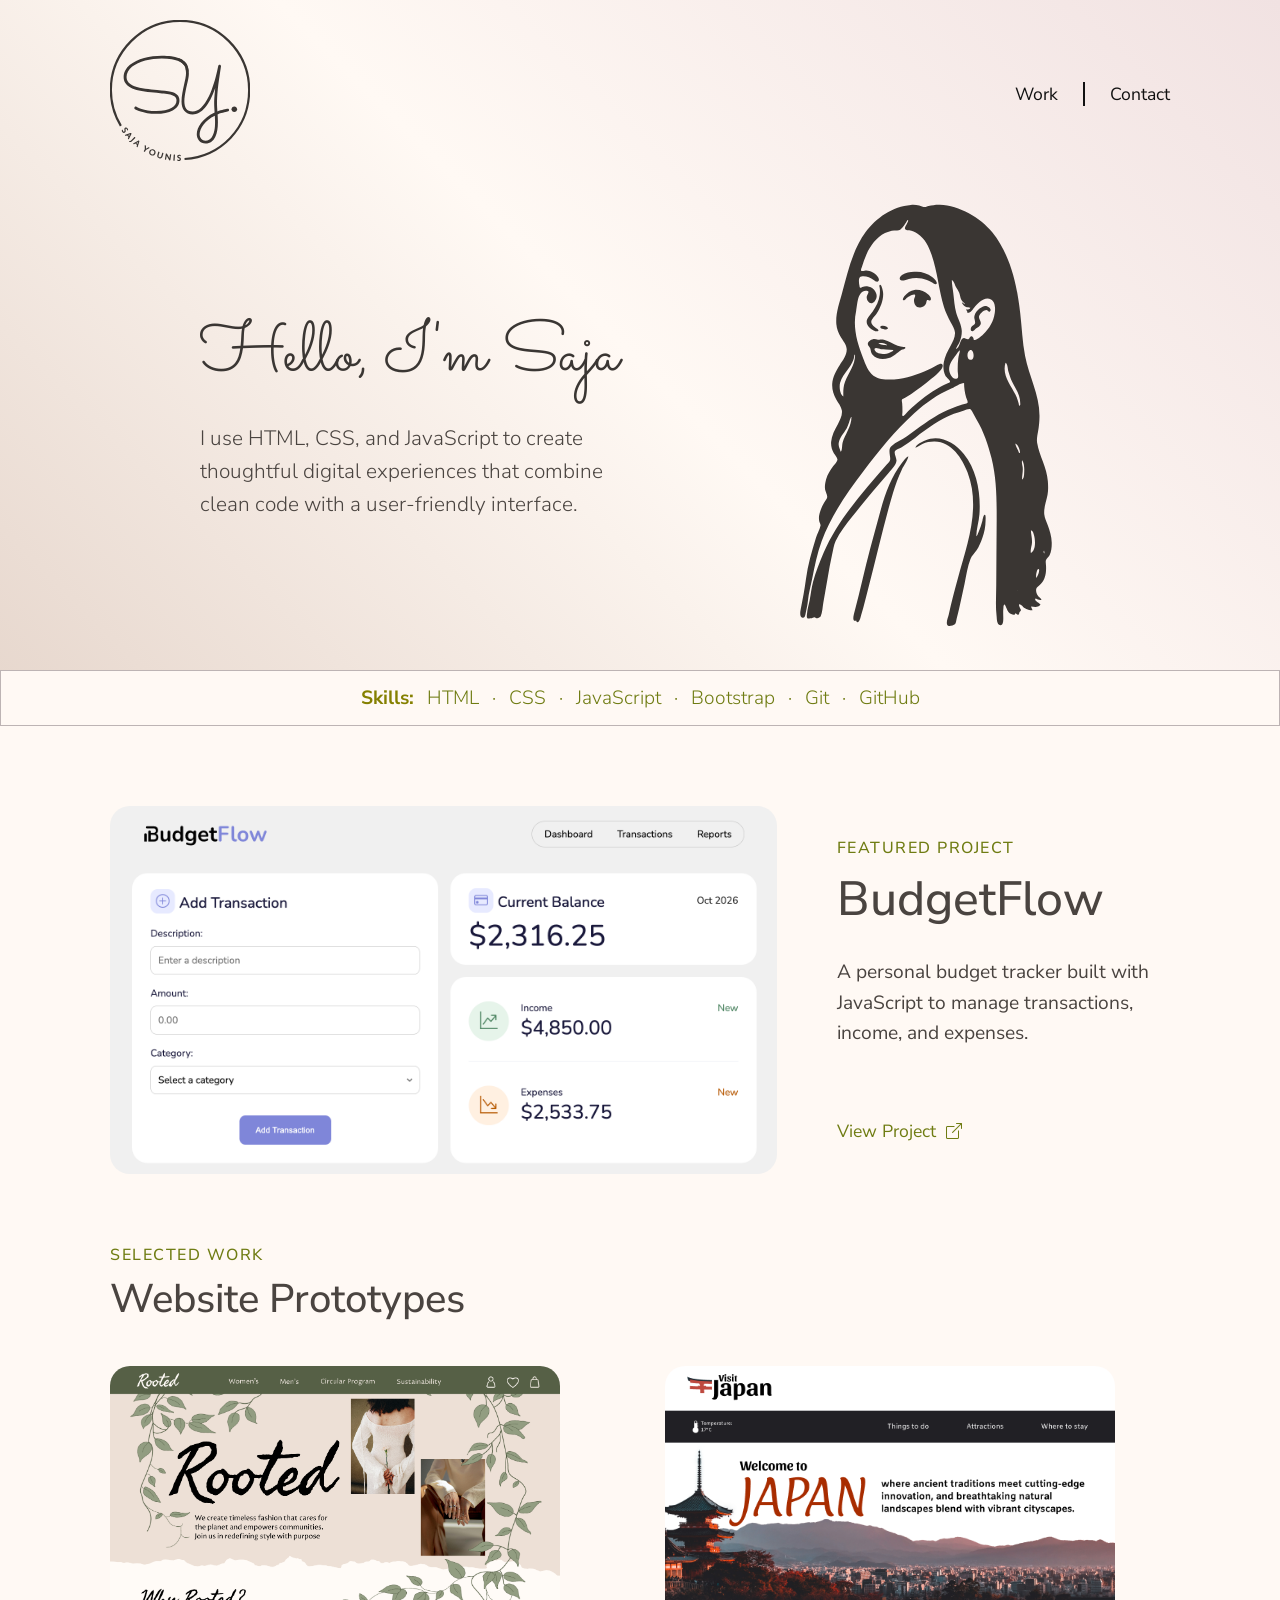
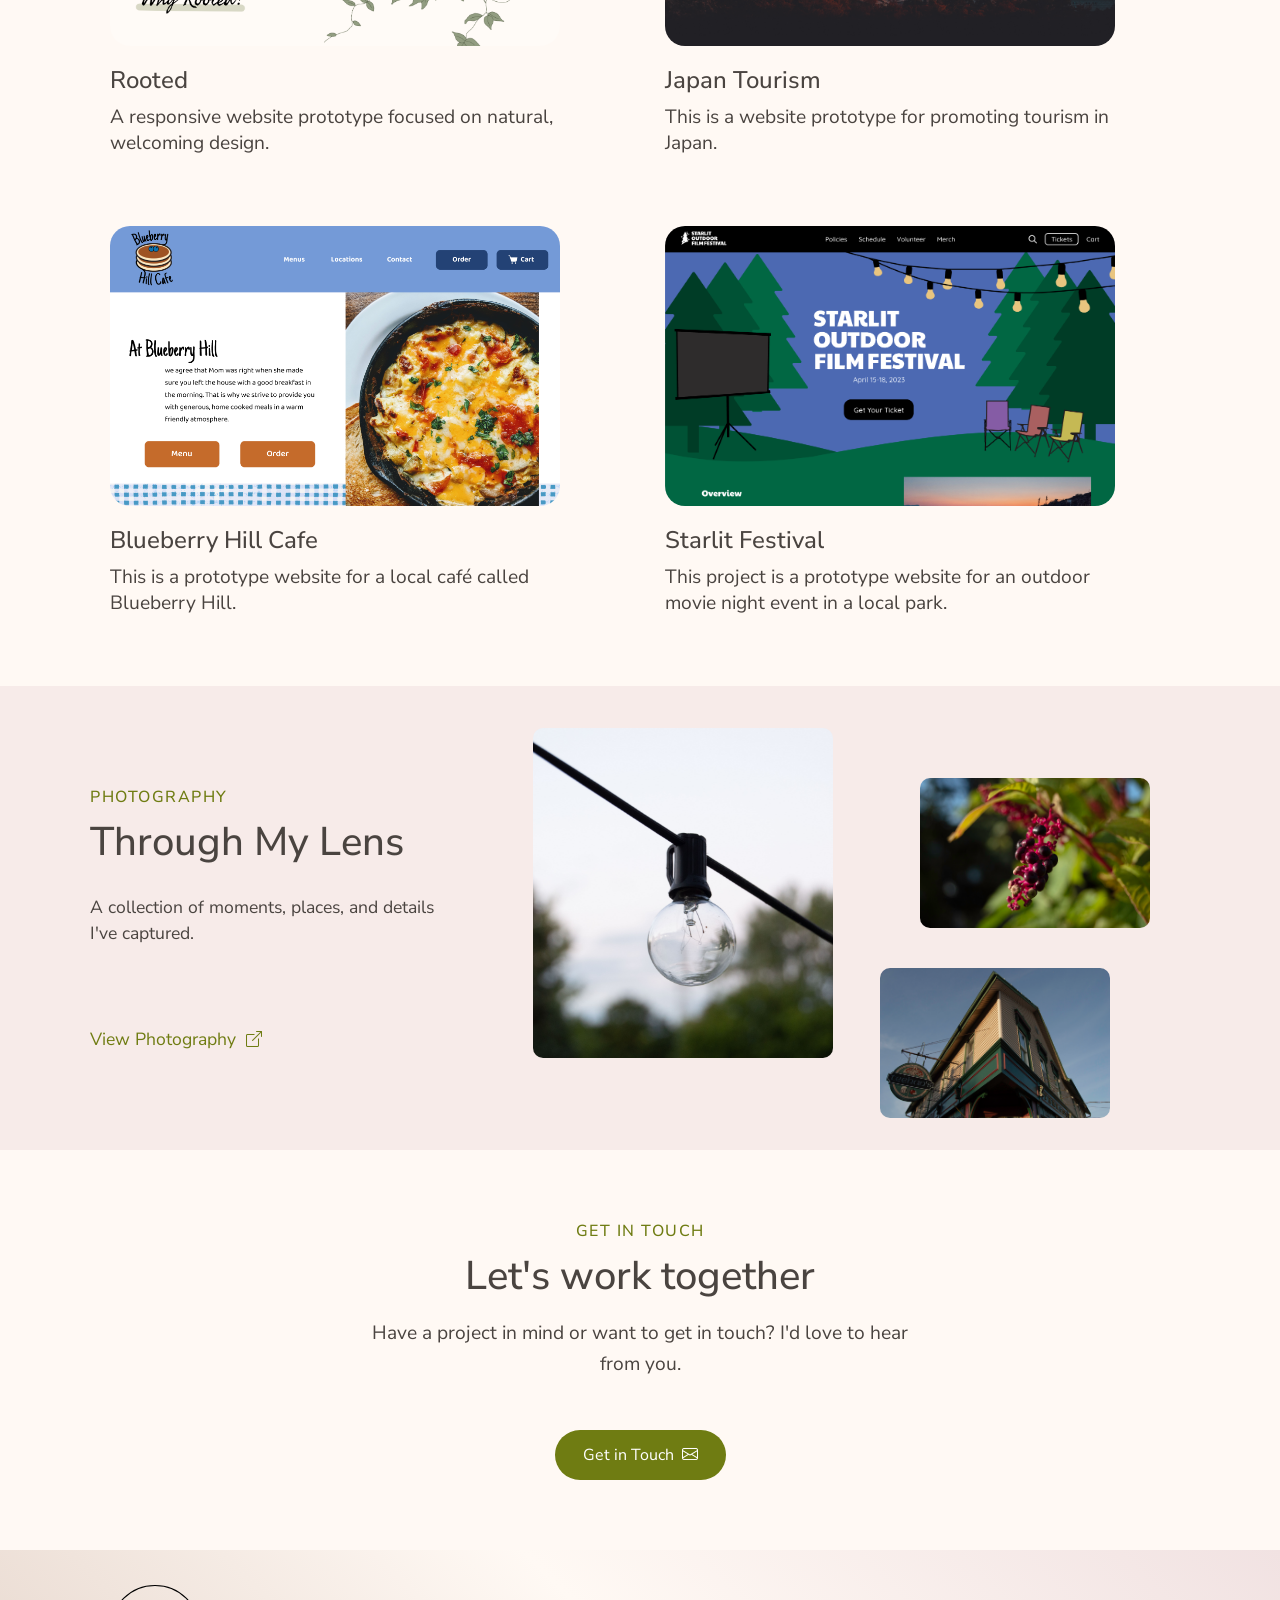
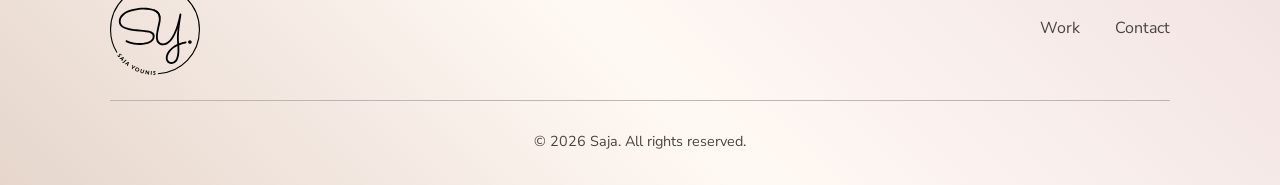
<file: index.html>
<!DOCTYPE html>
<html lang="en">
<head>
  <meta charset="UTF-8">
  <meta name="viewport" content="width=device-width, initial-scale=1.0">

  <title>Saja | Front-End Developer</title>


  <link rel="preconnect" href="https://fonts.googleapis.com">
<link rel="preconnect" href="https://fonts.gstatic.com" crossorigin>
<link href="https://fonts.googleapis.com/css2?family=Nunito+Sans:ital,opsz,wght@0,6..12,200..1000;1,6..12,200..1000&family=Sacramento&display=swap" rel="stylesheet">

  <link rel="stylesheet" href="https://cdn.jsdelivr.net/npm/bootstrap-icons@1.13.1/font/bootstrap-icons.min.css">
  <link rel="stylesheet" href="style.css">
</head>

<body>

<div class="hero-wrapper">

  <header class="site-header">

  <a href="index.html" class="logo">
    <img src="images/MyLogo.svg" alt="Saja">
  </a>

  <nav class="site-nav">
    <a href="index.html">Work</a>
    <a href="contact.html">Contact</a>
  </nav>

</header>



<section class="hero">

  <div class="hero-text">
    <h1>Hello, I'm Saja</h1>

    <p>
        I use HTML, CSS, and JavaScript to create thoughtful digital experiences that combine clean code with a user-friendly interface.
    </p>
  </div>

  <div class="hero-illustration">
    <img src="images/Hero_Illustration.svg" alt="Decorative illustration">
  </div>

</section>

<section class="skills">
  <p>
    <strong>Skills:</strong>
    HTML · CSS · JavaScript · Bootstrap · Git · GitHub
  </p>
</section>

</div>

<section class="featured-project">

  <div class="featured-project-image">
    <a href="budget-flow.html">
    <img src="images/BudgetFlowMain.png" alt="BudgetFlow dashboard">
    </a>
  </div>

  <div class="featured-project-info">
    <p class="featured-label">Featured Project</p>

    <h2>
      <a href="budget-flow.html">
        BudgetFlow</a>
    </h2>

    <p class="featured-description">
      A personal budget tracker built with JavaScript to manage
      transactions, income, and expenses.
    </p>

    <a href="budget-flow.html" class="project-link">
      View Project <i class="bi bi-box-arrow-up-right"></i>
    </a>
  </div>

</section>



<section class="projects" id="projects">

  <div class="section-heading">
    <p>Selected Work</p>
    <h2>Website Prototypes</h2>
  </div>

  <div class="project-grid">

    <article class="project-card">
      <a href="rooted.html">
      <img src="images/Rooted.png" alt="Rooted website">
      </a>

      <div class="project-info">
        <h3>
          <a href="rooted.html">Rooted</a>
        </h3>
        <p>A responsive website prototype focused on natural, welcoming design.</p>
      </div>
    </article>

    <article class="project-card">
      <a href="japan-tourism.html">
      <img src="images/Japan.png" alt="Japan Tourism website">
        </a>
      <div class="project-info">
        <h3>
          <a href="japan-tourism.html">Japan Tourism</a>
        </h3>
        <p>This is a website prototype for promoting tourism in Japan.</p>
      </div>
    </article>

    <article class="project-card">
      <a href="cafe.html">
      <img src="images/BlueberryHillCafe.png" alt="Blueberry Hill Cafe website">
      </a>
      <div class="project-info">
        <h3>
          <a href="cafe.html">Blueberry Hill Cafe</a>
        </h3>
        <p>This is a prototype website for a local café called Blueberry Hill.</p>
      </div>
    </article>

    <article class="project-card">
      <a href="starlit.html">
      <img src="images/StarlitFestival.png" alt="Starlit Festival website">
    </a>
      <div class="project-info">
        <h3>
          <a href="starlit.html">Starlit Festival</a>
        </h3>
        <p>This project is a prototype website for an outdoor movie night event in a local park. </p>
      </div>
    </article>

  </div>

</section>

<section class="photography-section">

<div class="photography">

  <div class="photography-text">
    <p class="project-label">Photography</p>

    <h2><a href="photography.html">Through My Lens</a></h2>

    <p class="photography-description">
      A collection of moments, places, and details I've captured.
    </p>

    <a href="photography.html" class="photography-link">
      View Photography
      <i class="bi bi-box-arrow-up-right"></i>
    </a>
  </div>

  <div class="photography-images">

    <img
      src="images/Saja_Photography_02.jpg"
      alt="Outdoor light"
      class="photo-large"
    >

    <img
      src="images/Saja_Photography_04.jpeg"
      alt="Berries on a plant"
      class="photo-small photo-top"
    >

    <img
      src="images/Saja_Photography_01.jpeg"
      alt="Building in the city"
      class="photo-small photo-bottom"
    >

  </div>

</div>
</section>


<section class="contact" id="contact">

  <div class="contact-content">

    <p class="project-label">Get in Touch</p>

    <h2>Let's work together</h2>

    <p class="contact-description">
      Have a project in mind or want to get in touch?
      I'd love to hear from you.
    </p>

    <a href="contact.html" class="contact-button">
      Get in Touch
      <i class="bi bi-envelope"></i>
    </a>

  </div>

</section>



<div class="footer-section">
<footer class="footer">

  <div class="footer-content">

    <div class="footer-brand">
      <a href="index.html">
    <img src="images/Logo.svg" alt="Saja">
    </a>

</div>

    <nav class="footer-nav">
      <a href="index.html#projects">Work</a>
      <a href="contact.html">Contact</a>
    </nav>

  </div>

  <div class="footer-bottom">
    <p>&copy; 2026 Saja. All rights reserved.</p>
  </div>

</footer>
</div>

</body>
</html>
</file>
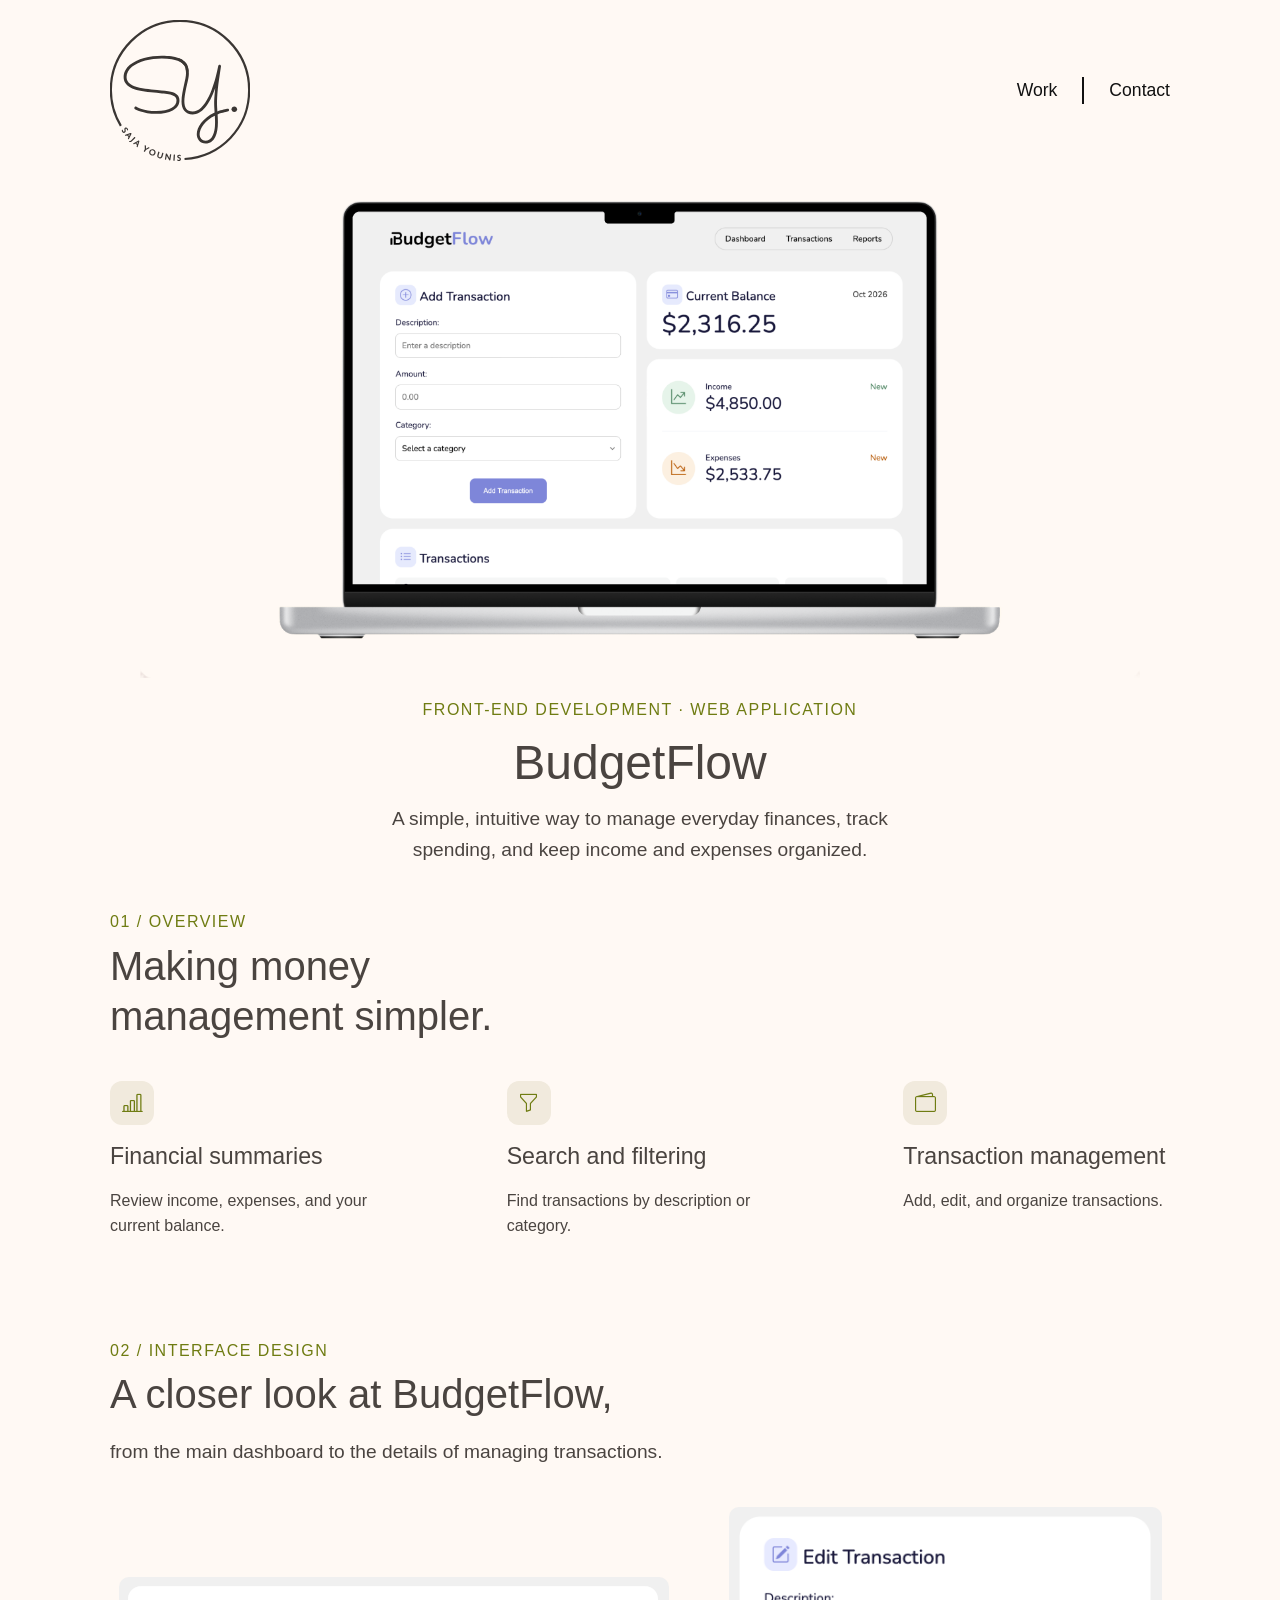
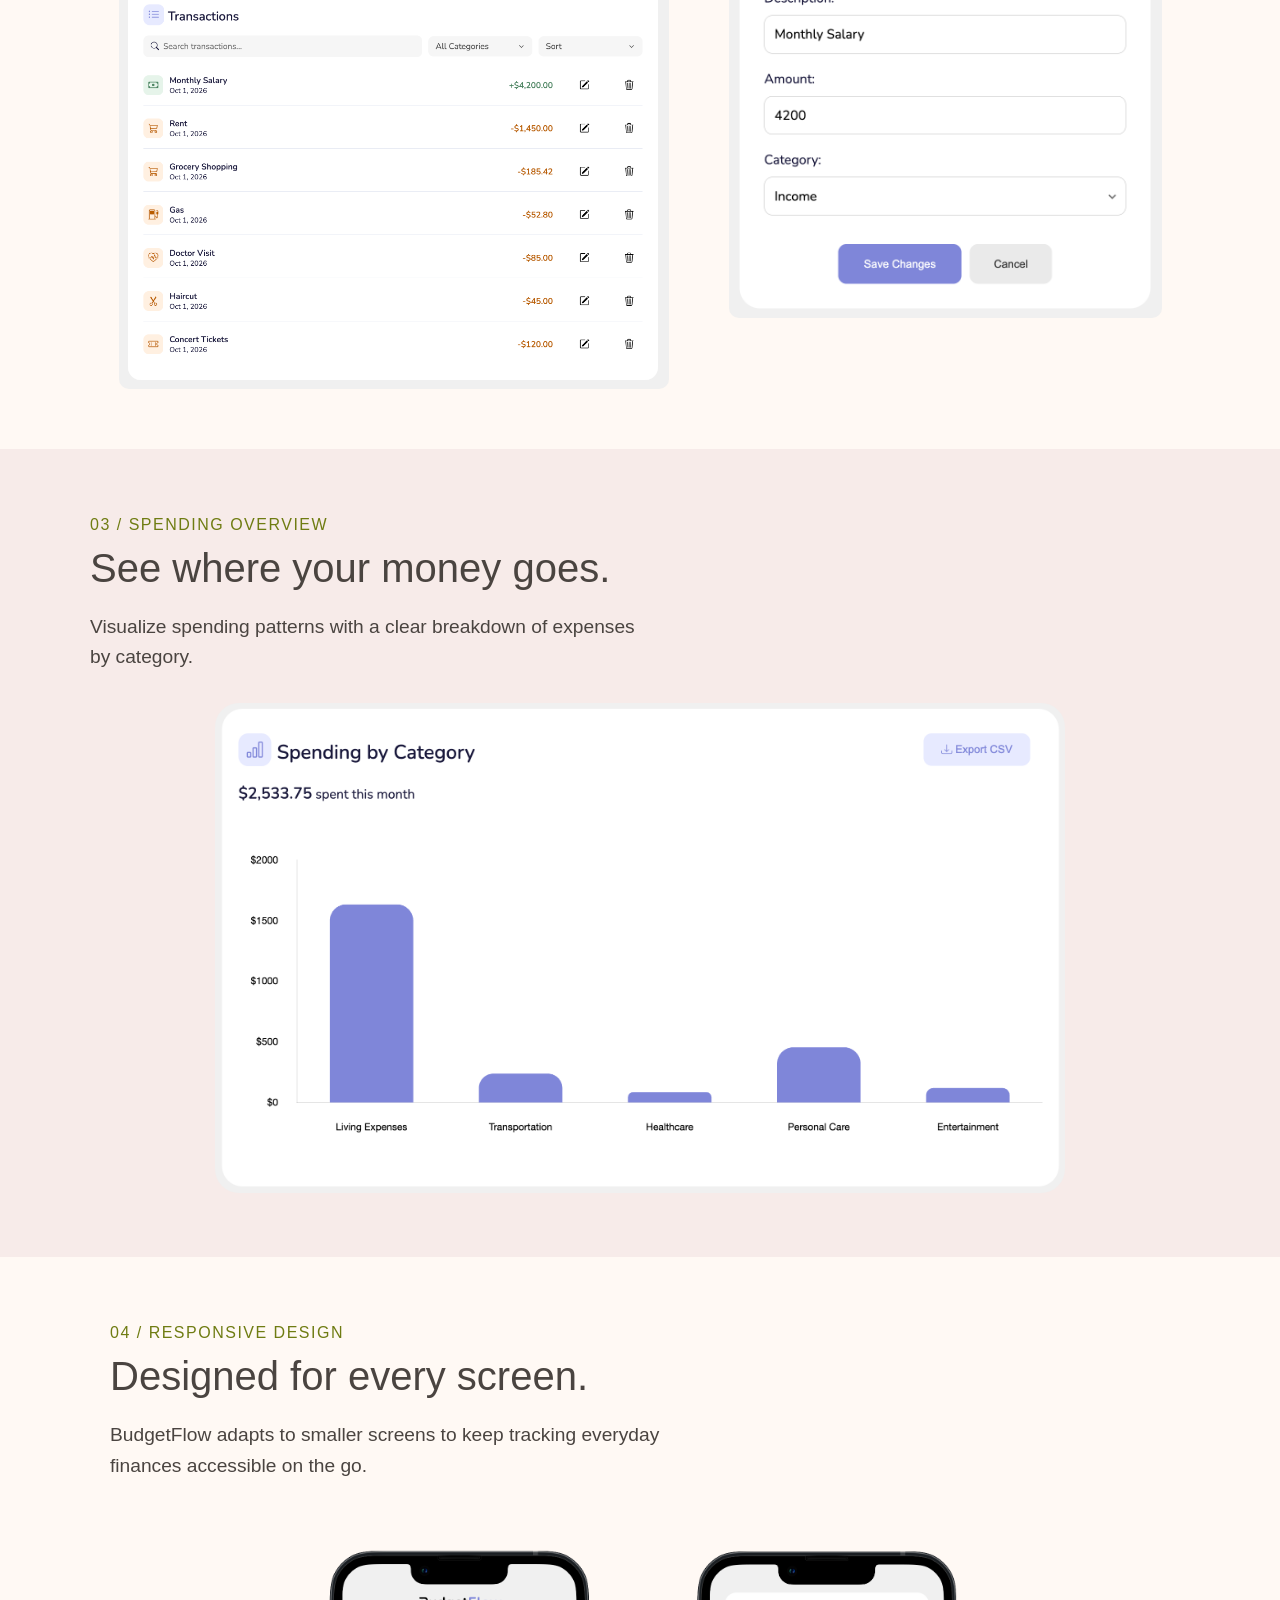
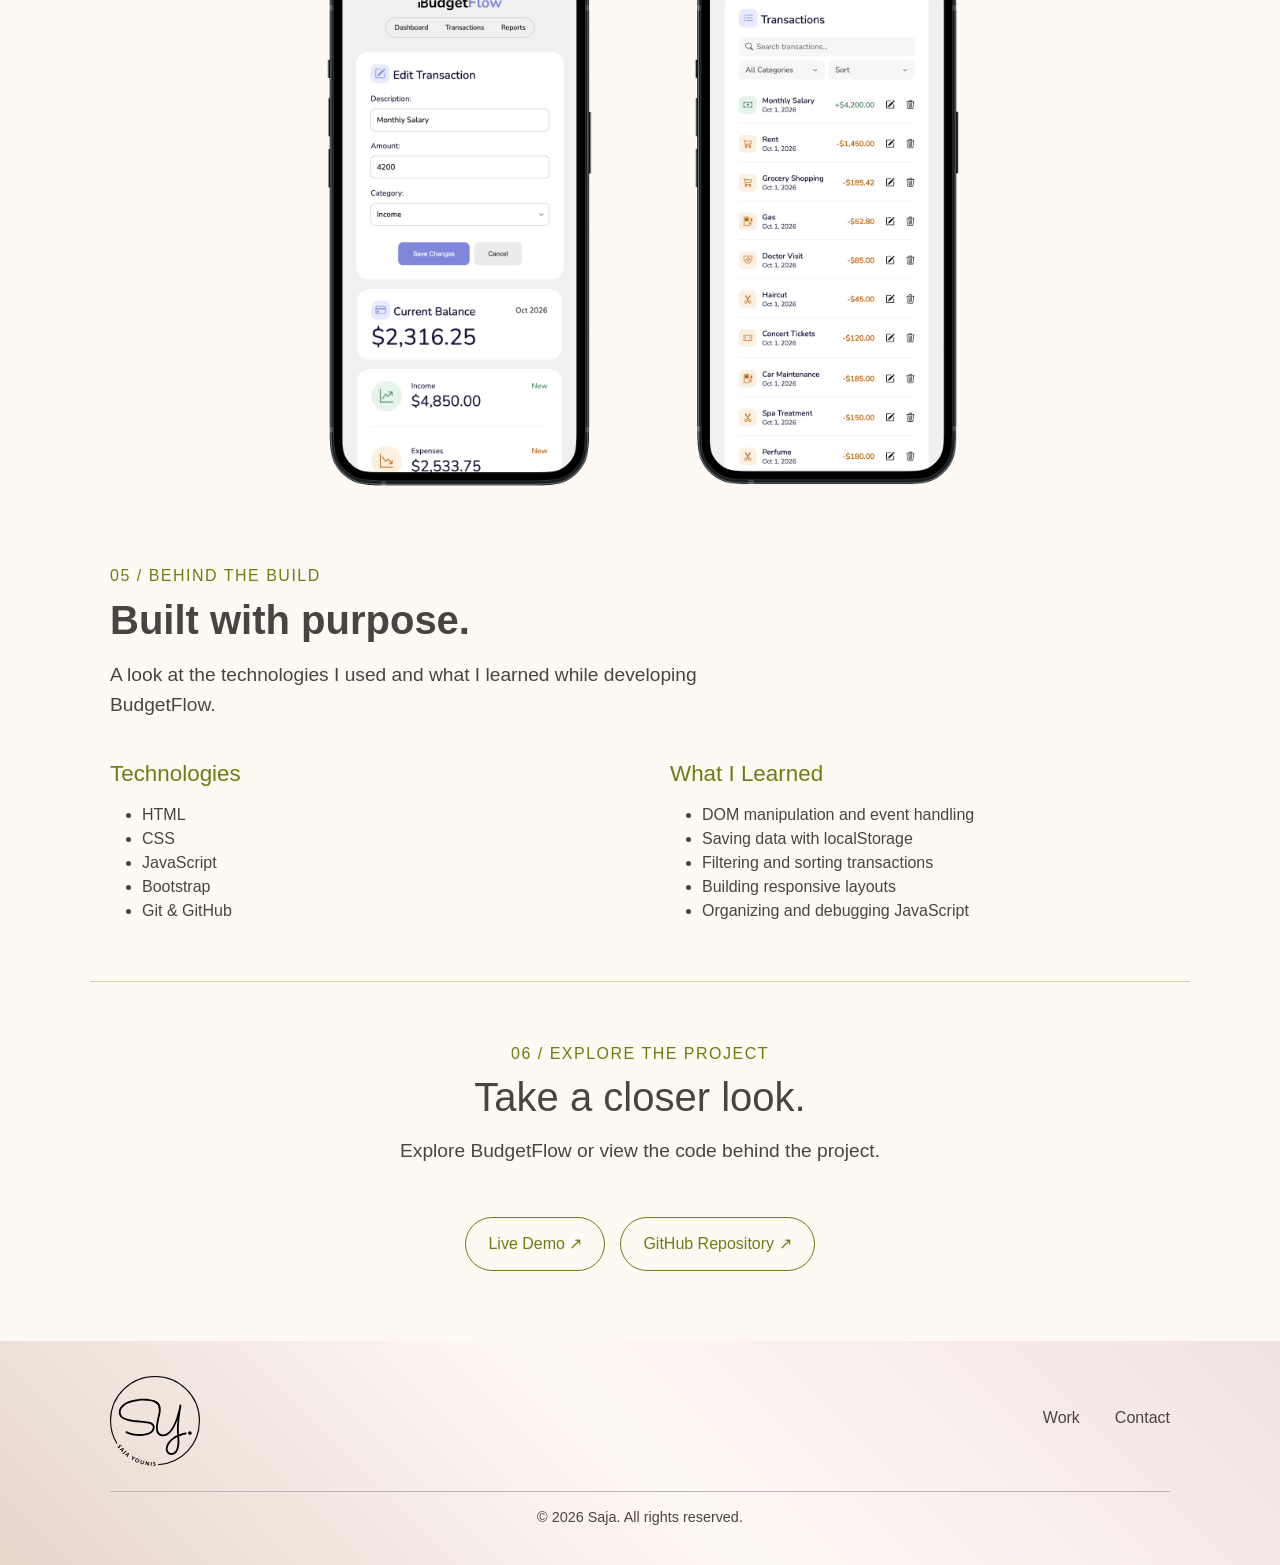
<file: budget-flow.html>
<!DOCTYPE html>
<html lang="en">
<head>
  <meta charset="UTF-8">
  <meta name="viewport" content="width=device-width, initial-scale=1.0">

  <title>BudgetFlow | Saja</title>

  <link
    href="https://cdn.jsdelivr.net/npm/bootstrap@5.3.3/dist/css/bootstrap.min.css"
    rel="stylesheet"
  >

  <link
    rel="stylesheet"
    href="https://cdn.jsdelivr.net/npm/bootstrap-icons@1.11.3/font/bootstrap-icons.min.css"
  >

  <link rel="stylesheet" href="budget-flow.css">
</head>

<body>

  <header class="site-header">

  <a href="index.html" class="logo">
    <img src="images/MyLogo.svg" alt="Saja">
  </a>

  <nav class="site-nav">
    <a href="index.html">Work</a>
    <a href="contact.html">Contact</a>
  </nav>

</header>




<section class="project-hero">

  <div class="project-hero-image">
    <img
      src="images/laptop-mockup1.png"
      alt="BudgetFlow dashboard displayed on a laptop"
    >
  </div>

  <div class="project-hero-text">
    <p class="project-label-hero">FRONT-END DEVELOPMENT · WEB APPLICATION</p>

    <h1>BudgetFlow</h1>

    <p class="project-intro">
      A simple, intuitive way to manage everyday finances, track spending, and keep income and expenses organized.
    </p>
  </div>

</section>



<section class="project-overview">

  <div class="overview-heading">
    <p class="project-label">01 / Overview</p>
    <h2>Making money management simpler.</h2>
  </div>

  <div class="overview-features">
    <div class="overview-feature">
      <i class="bi bi-bar-chart-line"></i>
      <h3>Financial summaries</h3>
      <p>Review income, expenses, and your current balance.</p>
    </div>

    <div class="overview-feature">
      <i class="bi bi-funnel"></i>
      <h3>Search and filtering</h3>
      <p>Find transactions by description or category.</p>
    </div>

    <div class="overview-feature">
      <i class="bi bi-wallet2"></i>
      <h3>Transaction management</h3>
      <p>Add, edit, and organize transactions.</p>
    </div>
  </div>
</section>



<section class="project-interface">
  <div class="interface-heading">
    <p class="project-label">02 / Interface Design</p>
    <h2>A closer look at BudgetFlow,</h2>
    <p class="interface-text">
      from the main dashboard to the details of managing transactions.
    </p>
  </div>

<div class="interface-screenshots">
  <img class="screenshot-main"
       src="images/BudgetTransactions.png"
       alt="BudgetFlow transaction list">

  <img class="screenshot-edit"
       src="images/TransactionsEditing.png"
       alt="BudgetFlow edit transaction form">
</div>
</section>



<section class="spending-section">
  <div class="spending-content">

  <div class="spending-heading">
    <p class="project-label">03 / Spending Overview</p>
    <h2>See where your money goes.</h2>
    <p class="spending-description">
      Visualize spending patterns with a clear breakdown
      of expenses by category.
    </p>
  </div>

  <div class="spending-image">
    <img
      src="images/BudgetGraph.png"
      alt="BudgetFlow spending chart showing expenses by category"
    >
  </div>
</div>
</section>



<section class="responsive-section">
  <div class="responsive-heading">
    <p class="project-label">04 / Responsive Design</p>
    <h2>Designed for every screen.</h2>
    <p class="responsive-description">
      BudgetFlow adapts to smaller screens to keep
      tracking everyday finances accessible on the go.
    </p>
  </div>

  <div class="responsive-screenshots">
    <img
      src="images/BudgetFlow_Home_Mobile.png"
      alt="BudgetFlow dashboard on a mobile screen"
    >

    <img
      src="images/BudgetFlow_Transaction_Mobile.png"
      alt="BudgetFlow transactions on a mobile screen"
    >
  </div>
</section>



<section class="behind-build">
  <div class="behind-build-content">

    <div class="behind-build-heading">
      <p class="project-label">05 / Behind the Build</p>
      <h2>Built with purpose.</h2>
      <p class="behind-build-description">
        A look at the technologies I used and what I learned
        while developing BudgetFlow.
      </p>
    </div>

    <div class="behind-build-columns">

      <div class="build-column">
        <h3>Technologies</h3>
          <ul>
          <li>HTML</li>
          <li>CSS</li>
          <li>JavaScript</li>
          <li>Bootstrap</li>
          <li>Git & GitHub</li>
        </ul>
      </div>

      <div class="build-column">
        <h3>What I Learned</h3>
          <ul>
          <li>DOM manipulation and event handling</li>
          <li>Saving data with localStorage</li>
          <li>Filtering and sorting transactions</li>
          <li>Building responsive layouts</li>
          <li>Organizing and debugging JavaScript</li>
        </ul>
      </div>

    </div>
  </div>
</section>



<section class="project-links">
  <div class="project-links-content">
    <p class="project-label">06 / Explore the Project</p>
    <h2>Take a closer look.</h2>
    <p class="project-links-description">Explore BudgetFlow or view the code behind the project.</p>
  </div>

  <div class="project-buttons">
    <a href="https://saja-designs.github.io/budget-tracker/" target="_blank" rel="noopener noreferrer">
      Live Demo ↗
    </a>
    <a href="https://github.com/saja-designs/budget-tracker" target="_blank" rel="noopener noreferrer">
      GitHub Repository ↗
    </a>
  </div>
</section>



<div class="footer-section">
<footer class="footer">

  <div class="footer-content">

    <div class="footer-brand">
      <a href="index.html">
    <img src="images/Logo.svg" alt="Saja">
    </a>

</div>

    <nav class="footer-nav">
      <a href="index.html#projects">Work</a>
      <a href="contact.html">Contact</a>
    </nav>

  </div>

  <div class="footer-bottom">
    <p>&copy; 2026 Saja. All rights reserved.</p>
  </div>

</footer>
</div>

</body>
</html>
</file>
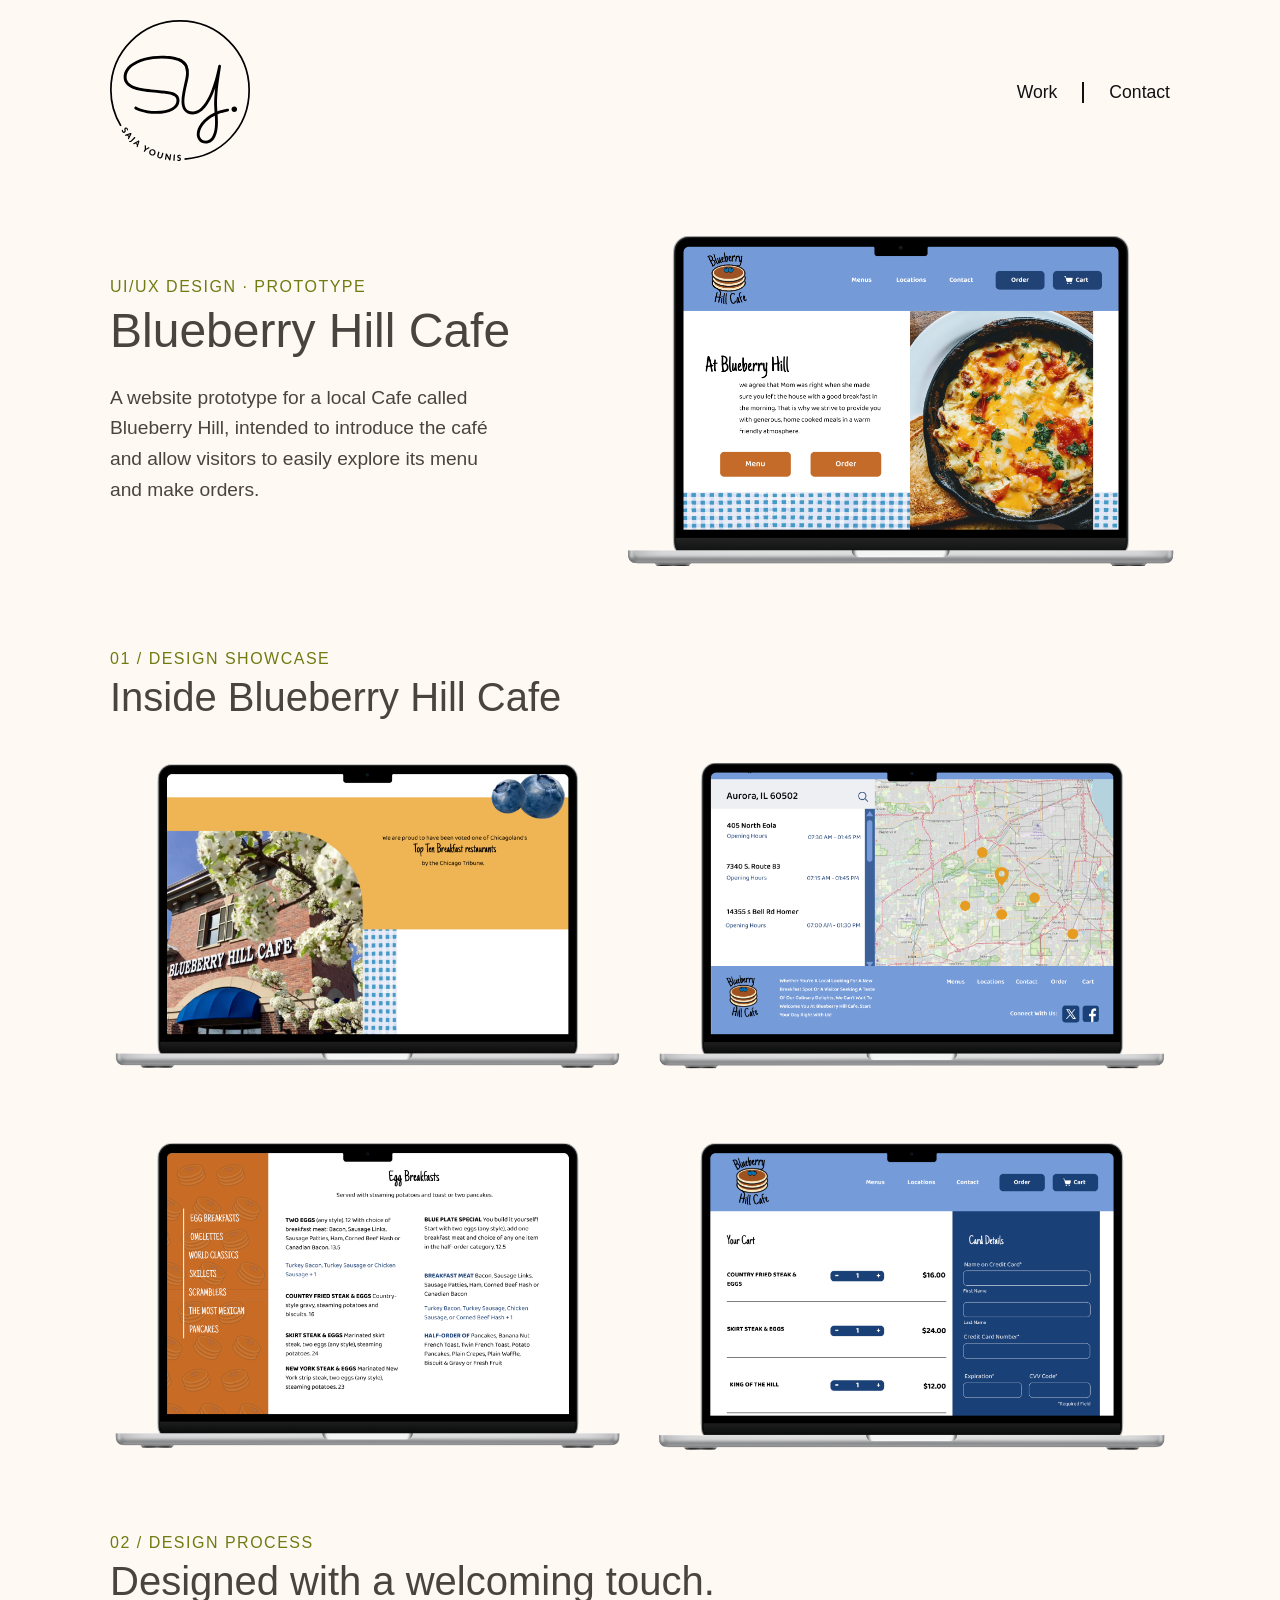
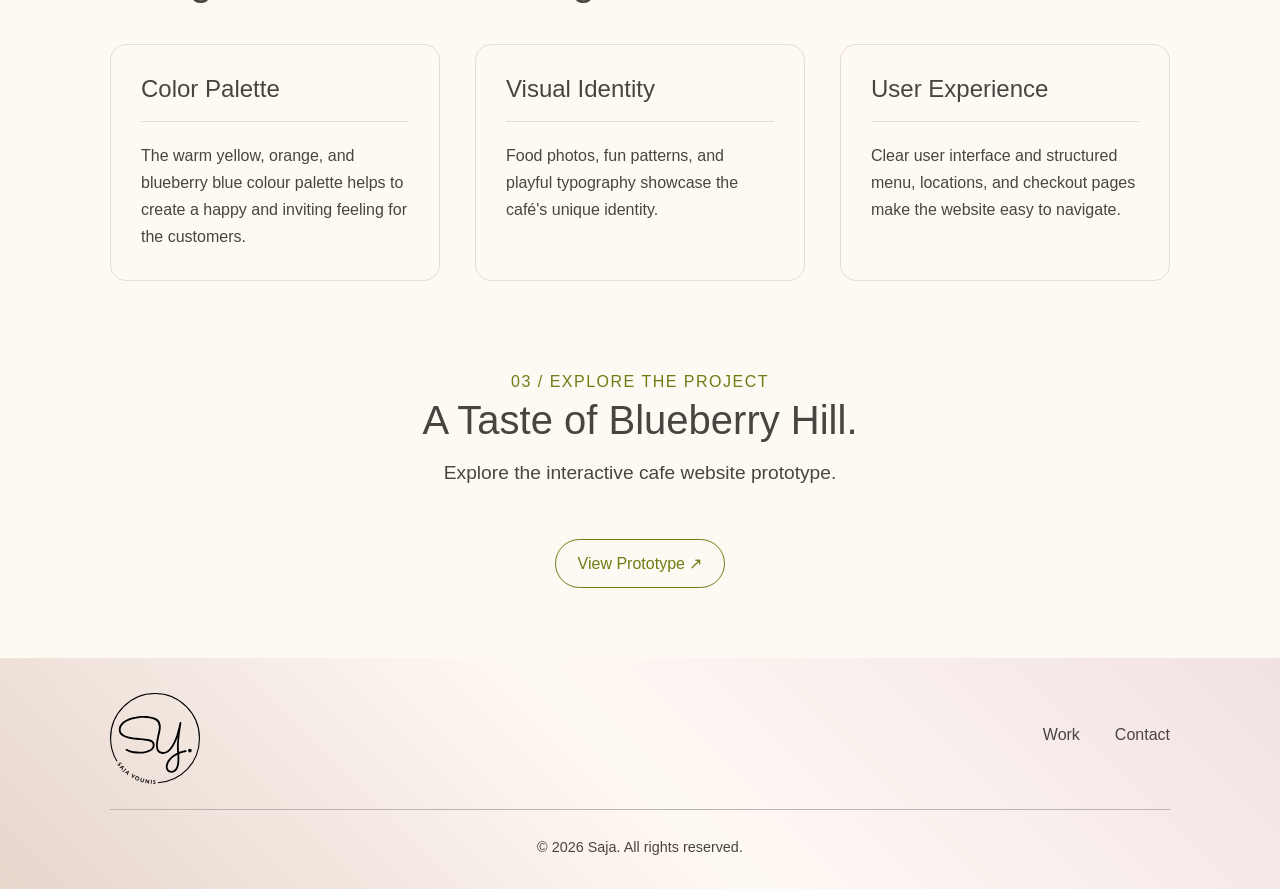
<file: cafe.html>
<!DOCTYPE html>
<html lang="en">
<head>
  <meta charset="UTF-8">
  <meta name="viewport" content="width=device-width, initial-scale=1.0">
  <title>Blueberry Hill Cafe | Portfolio</title>
  <link rel="stylesheet" href="cafe.css">
</head>
<body>


    <header class="site-header">

  <a href="index.html" class="logo">
    <img src="images/Logo.svg" alt="Saja">
  </a>

  <nav class="site-nav">
    <a href="index.html">Work</a>
    <a href="contact.html">Contact</a>
  </nav>

</header>



<section class="cafe-hero">

  <div class="cafe-hero-text">
    <p class="project-label">UI/UX DESIGN · PROTOTYPE</p>
    <h1>Blueberry Hill Cafe</h1>

    <p class="cafe-description">
      A website prototype for a local Cafe called Blueberry Hill, intended to introduce the café and allow visitors to easily explore its menu and make orders. 
    </p>
  </div>

  <div class="cafe-hero-image">
    <img src="images/Laptop-mockup9.png" alt="Blueberry Hill Cafe website displayed on a laptop">
  </div>

</section>


<section class="cafe-showcase">
  <div class="cafe-showcase-heading">
    <p class="project-label">01 / DESIGN SHOWCASE</p>

  <h2>Inside Blueberry Hill Cafe</h2>
   </div>

  <div class="cafe-showcase-images">

    <img src="images/Laptop-mockup15.png"
         alt="Blueberry Hill Cafe homepage displayed on a laptop">

    <img src="images/Laptop-mockup13.png"
         alt="Blueberry Hill Cafe locations page displayed on a laptop">

    <img src="images/Laptop-mockup10.png"
         alt="Blueberry Hill Cafe menu page displayed on a laptop">

    <img src="images/Laptop-mockup14.png"
         alt="Blueberry Hill Cafe checkout page displayed on a laptop">

  </div>
</section>


<section class="design-process">

  <p class="project-label">02 / DESIGN PROCESS</p>

  <h2>Designed with a welcoming touch.</h2>

  <div class="process-cards">

    <div class="process-card">
      <h3>Color Palette</h3>
      <p>
    The warm yellow, orange, and blueberry blue colour palette helps to create a happy and inviting feeling for the customers.
      </p>
    </div>

    <div class="process-card">
      <h3>Visual Identity</h3>
      <p>
       Food photos, fun patterns, and playful typography showcase the café's unique identity.
      </p>
    </div>

    <div class="process-card">
      <h3>User Experience</h3>
      <p>
    Clear user interface and structured menu, locations, and checkout pages make the website easy to navigate.
      </p>
    </div>

  </div>

</section>

<section class="cafe-links">
  <div class="cafe-links-content">
    <p class="project-label">03 / EXPLORE THE PROJECT</p>
    <h2>A Taste of Blueberry Hill.</h2>
    <p class="body-text">Explore the interactive cafe website prototype.</p>
  </div>

  <div class="cafe-buttons">
    <a href="https://www.figma.com/proto/n3r05MSBzaQBDD2uOH9IcK/Blueberry-Hill?node-id=116-34882&t=UagDxOJBg2TVwp0A-1&scaling=scale-down&content-scaling=fixed&page-id=0%3A1" target="_blank" rel="noopener noreferrer">
      View Prototype ↗
    </a>
  </div>
</section>


<div class="footer-section">
<footer class="footer">

  <div class="footer-content">

    <div class="footer-brand">
      <a href="index.html">
    <img src="images/Logo.svg" alt="Saja">
    </a>

</div>

    <nav class="footer-nav">
      <a href="index.html#projects">Work</a>
      <a href="contact.html">Contact</a>
    </nav>

  </div>

  <div class="footer-bottom">
    <p>&copy; 2026 Saja. All rights reserved.</p>
  </div>

</footer>
</div>
</body>
</html>
</file>
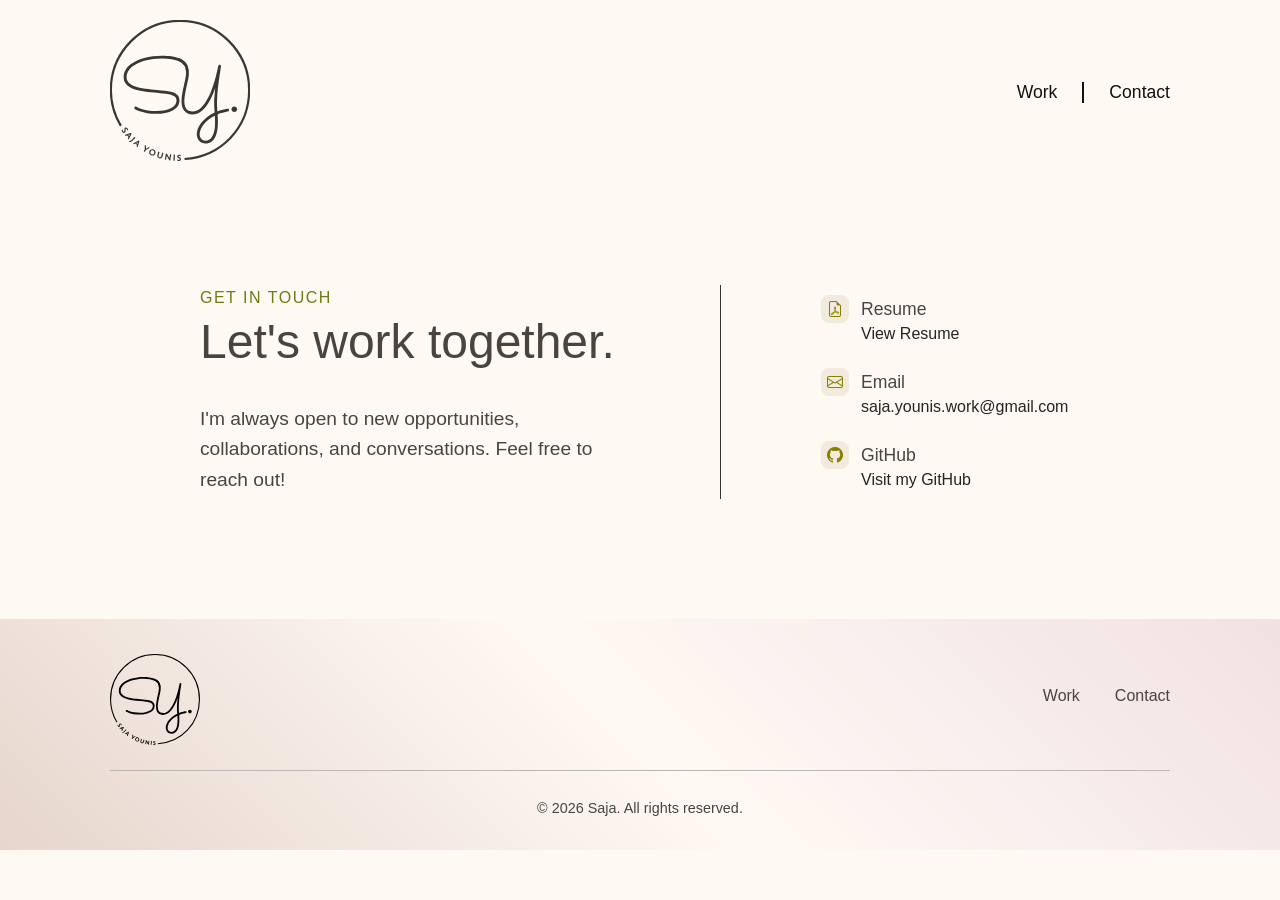
<file: contact.html>
<!DOCTYPE html>
<html lang="en">
<head>
  <meta charset="UTF-8">
  <meta name="viewport" content="width=device-width, initial-scale=1.0">
  <title>Contact | Portfolio</title>
  <link rel="stylesheet" href="https://cdn.jsdelivr.net/npm/bootstrap-icons@1.11.3/font/bootstrap-icons.min.css">
  <link rel="stylesheet" href="contact.css">
</head>
<body>


<header class="site-header">

  <a href="index.html" class="logo">
    <img src="images/MyLogo.svg" alt="Saja">
  </a>

  <nav class="site-nav">
    <a href="index.html">Work</a>
    <a href="contact.html">Contact</a>
  </nav>

</header>


  <section class="contact-hero">
    <div class="contact-hero-content">

      <div class="contact-left">
        <p class="project-label">GET IN TOUCH</p>
        <h1>Let's work together.</h1>
        <p class="contact-text">
          I'm always open to new opportunities, collaborations,
          and conversations. Feel free to reach out!
        </p>
      </div>

      <div class="contact-info">

        <div class="contact-item">
          <h3><i class="bi bi-file-earmark-pdf"></i> Resume</h3>
          <a href="Saja_Younis_Resume.pdf" target="_blank">View Resume</a>
        </div>

        <div class="contact-item">
          <h3><i class="bi bi-envelope"></i> Email</h3>
          <a href="mailto:saja.younis.work@gmail.com">saja.younis.work@gmail.com</a>
        </div>

        <div class="contact-item">
          <h3><i class="bi bi-github"></i> GitHub</h3>
          <a href="https://github.com/saja-designs" target="_blank" rel="noopener noreferrer">
            Visit my GitHub
          </a>
        </div>

      </div>
    </div>
  </section>




<div class="footer-section">
<footer class="footer">

  <div class="footer-content">

    <div class="footer-brand">
      <a href="index.html">
    <img src="images/Logo.svg" alt="Saja">
    </a>

</div>

    <nav class="footer-nav">
      <a href="index.html#projects">Work</a>
      <a href="contact.html">Contact</a>
    </nav>

  </div>

  <div class="footer-bottom">
    <p>&copy; 2026 Saja. All rights reserved.</p>
  </div>

</footer>
</div>
</body>
</html>
</file>
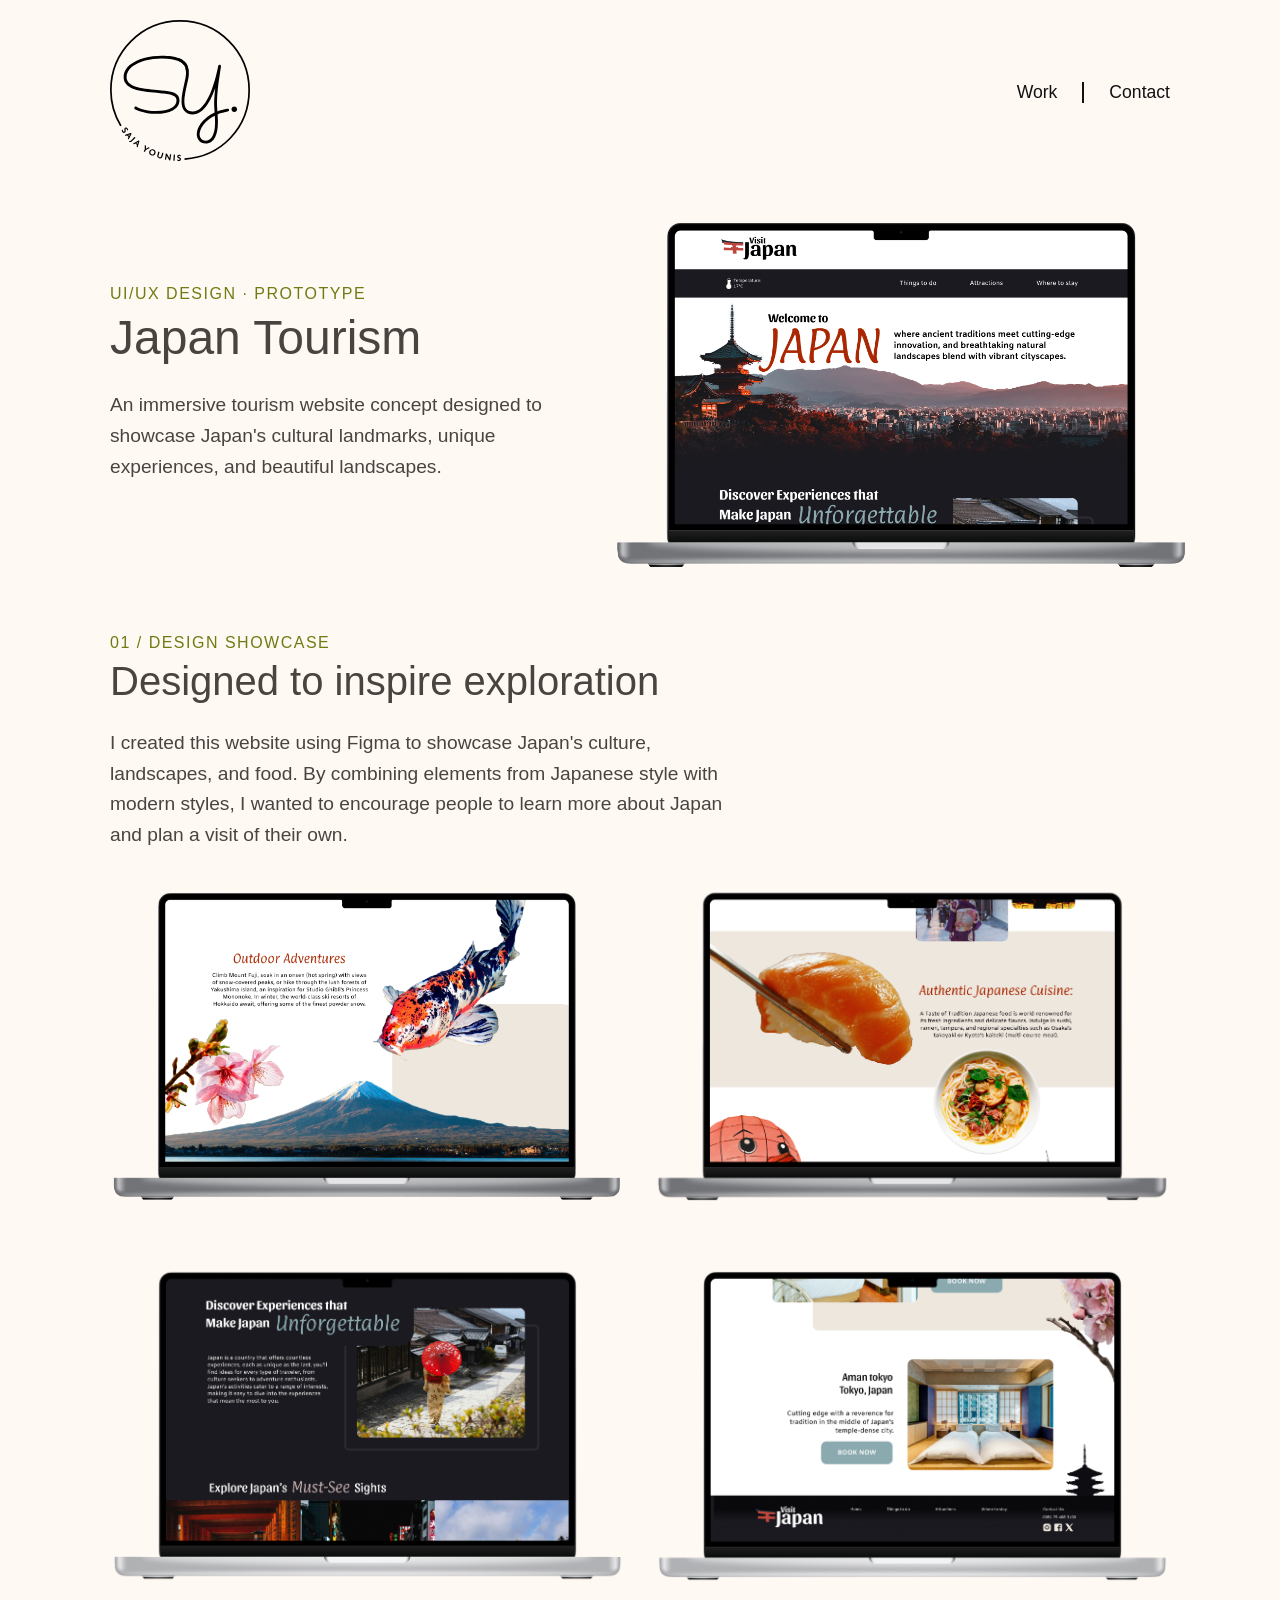
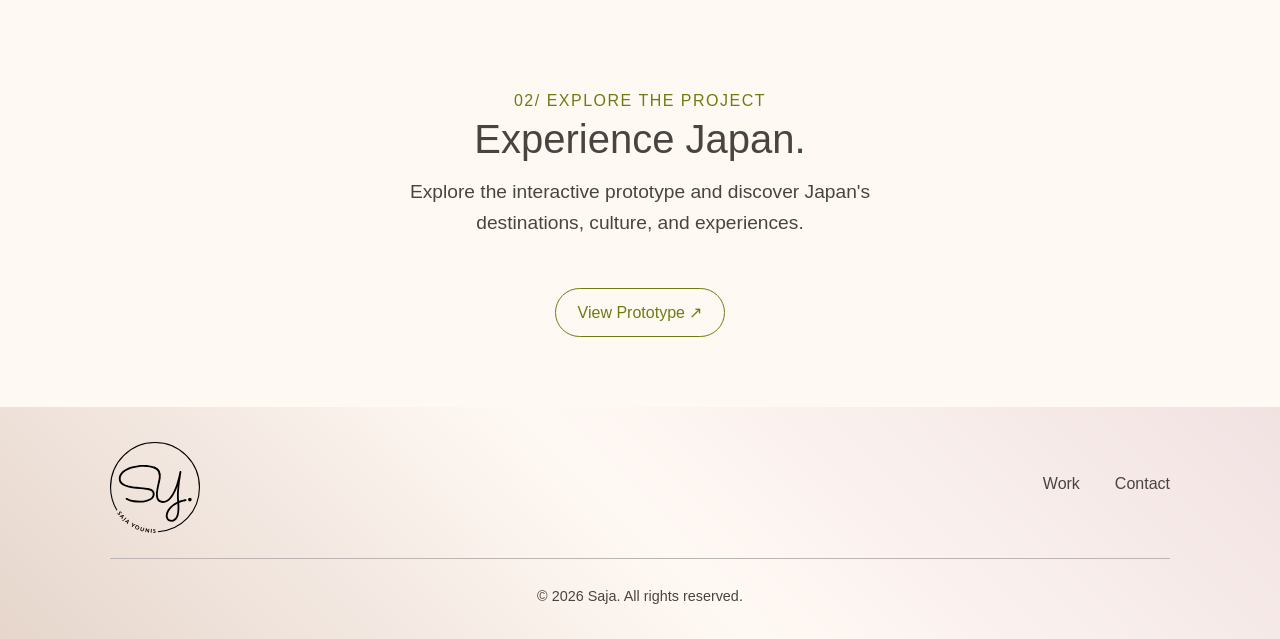
<file: japan-tourism.html>
<!DOCTYPE html>
<html lang="en">
<head>
  <meta charset="UTF-8">
  <meta name="viewport" content="width=device-width, initial-scale=1.0">
  <title>Japan Tourism | Portfolio</title>
  <link rel="stylesheet" href="japan.css">
</head>
<body>


    <header class="site-header">

  <a href="index.html" class="logo">
    <img src="images/Logo.svg" alt="Saja">
  </a>

  <nav class="site-nav">
    <a href="index.html">Work</a>
    <a href="contact.html">Contact</a>
  </nav>

</header>




<section class="japan-hero">
  <div class="japan-hero-text">
    <p class="project-label">UI/UX DESIGN · PROTOTYPE</p>
    <h1>Japan Tourism</h1>
    <p class="japan-description">
      An immersive tourism website concept designed to
      showcase Japan's cultural landmarks, unique experiences,
      and beautiful landscapes.
    </p>
  </div>

  <div class="japan-hero-image">
    <img src="images/Laptop-mockup6.png" alt="Japan Tourism website displayed on a laptop">
  </div>
</section>




<section class="japan-showcase">
  <div class="japan-showcase-heading">
    <p class="project-label">01 / DESIGN SHOWCASE</p>
    <h2>Designed to inspire exploration</h2>
  </div>

    <p class="japan-showcase-description">
    I created this website using Figma to showcase Japan's culture, landscapes, and food. By combining elements from Japanese style with modern styles, I wanted to encourage people to learn more about Japan and plan a visit of their own.
    </p>


  <div class="japan-showcase-images">
    <img src="images/Laptop-mockup7.png" alt="Japan Tourism outdoor adventures design">
    <img src="images/Laptop-mockup8.png" alt="Japan Tourism Japanese cuisine design">
    <img src="images/Laptop-mockup11.png" alt="Japan Tourism outdoor adventures design">
    <img src="images/Laptop-mockup12.png" alt="Japan Tourism Japanese cuisine design">
  </div>
</section>




<section class="japan-explore">
  <div class="japan-explore-text">
    <p class="project-label">02/ Explore the Project</p>
    <h2>Experience Japan.</h2>
    <p class="body-text">Explore the interactive prototype and discover Japan's destinations, culture, and experiences.</p>
   
  </div>

  <a href="https://www.figma.com/proto/111RdVJRmiGTygg7t4JZxk/Japan-Tourism?node-id=1-2&t=cPfTVnNfSa2QLcgG-1&scaling=scale-down&content-scaling=fixed&page-id=0%3A1" class="japan-prototype-button"
     target="_blank" rel="noopener noreferrer">
    View Prototype ↗
  </a>
</section>




<div class="footer-section">
<footer class="footer">

  <div class="footer-content">

    <div class="footer-brand">
      <a href="index.html">
    <img src="images/Logo.svg" alt="Saja">
    </a>

</div>

    <nav class="footer-nav">
      <a href="index.html#projects">Work</a>
      <a href="contact.html">Contact</a>
    </nav>

  </div>

  <div class="footer-bottom">
    <p>&copy; 2026 Saja. All rights reserved.</p>
  </div>

</footer>
</div>
</body>
</html>
</file>
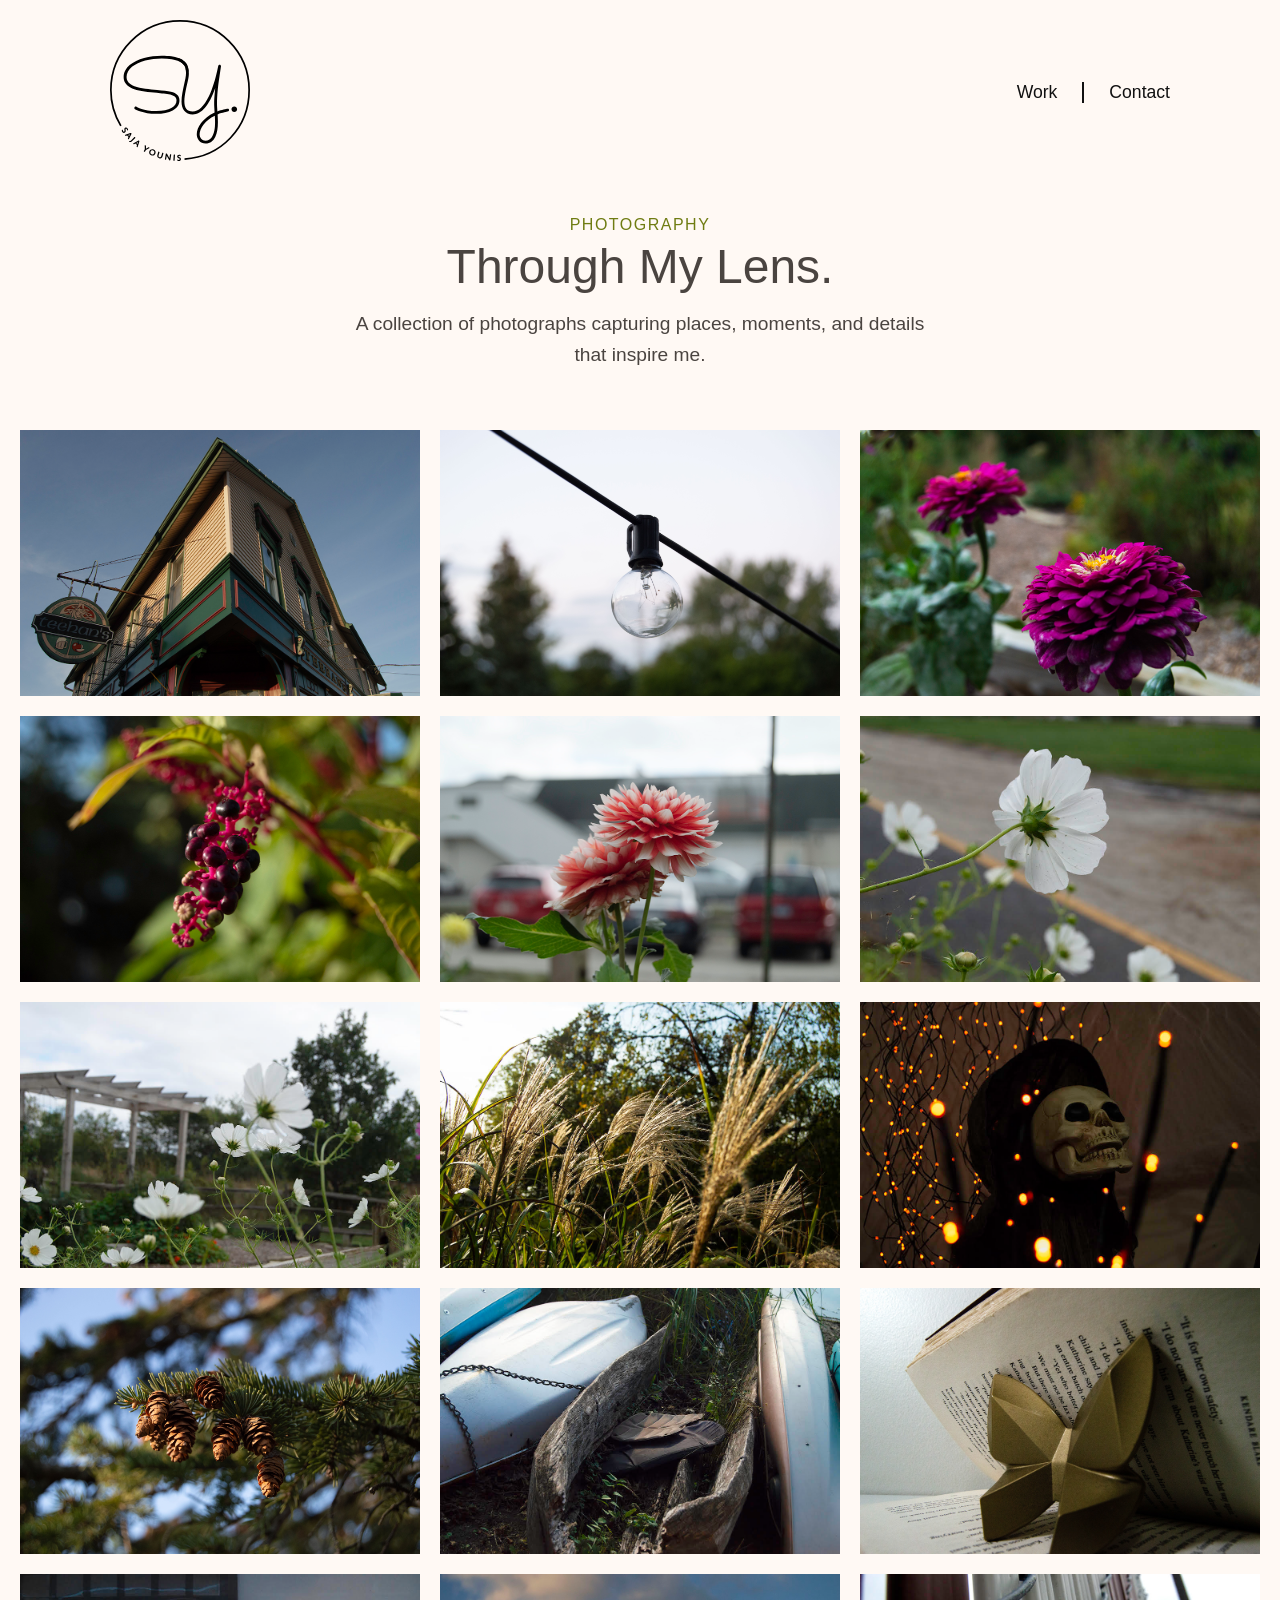
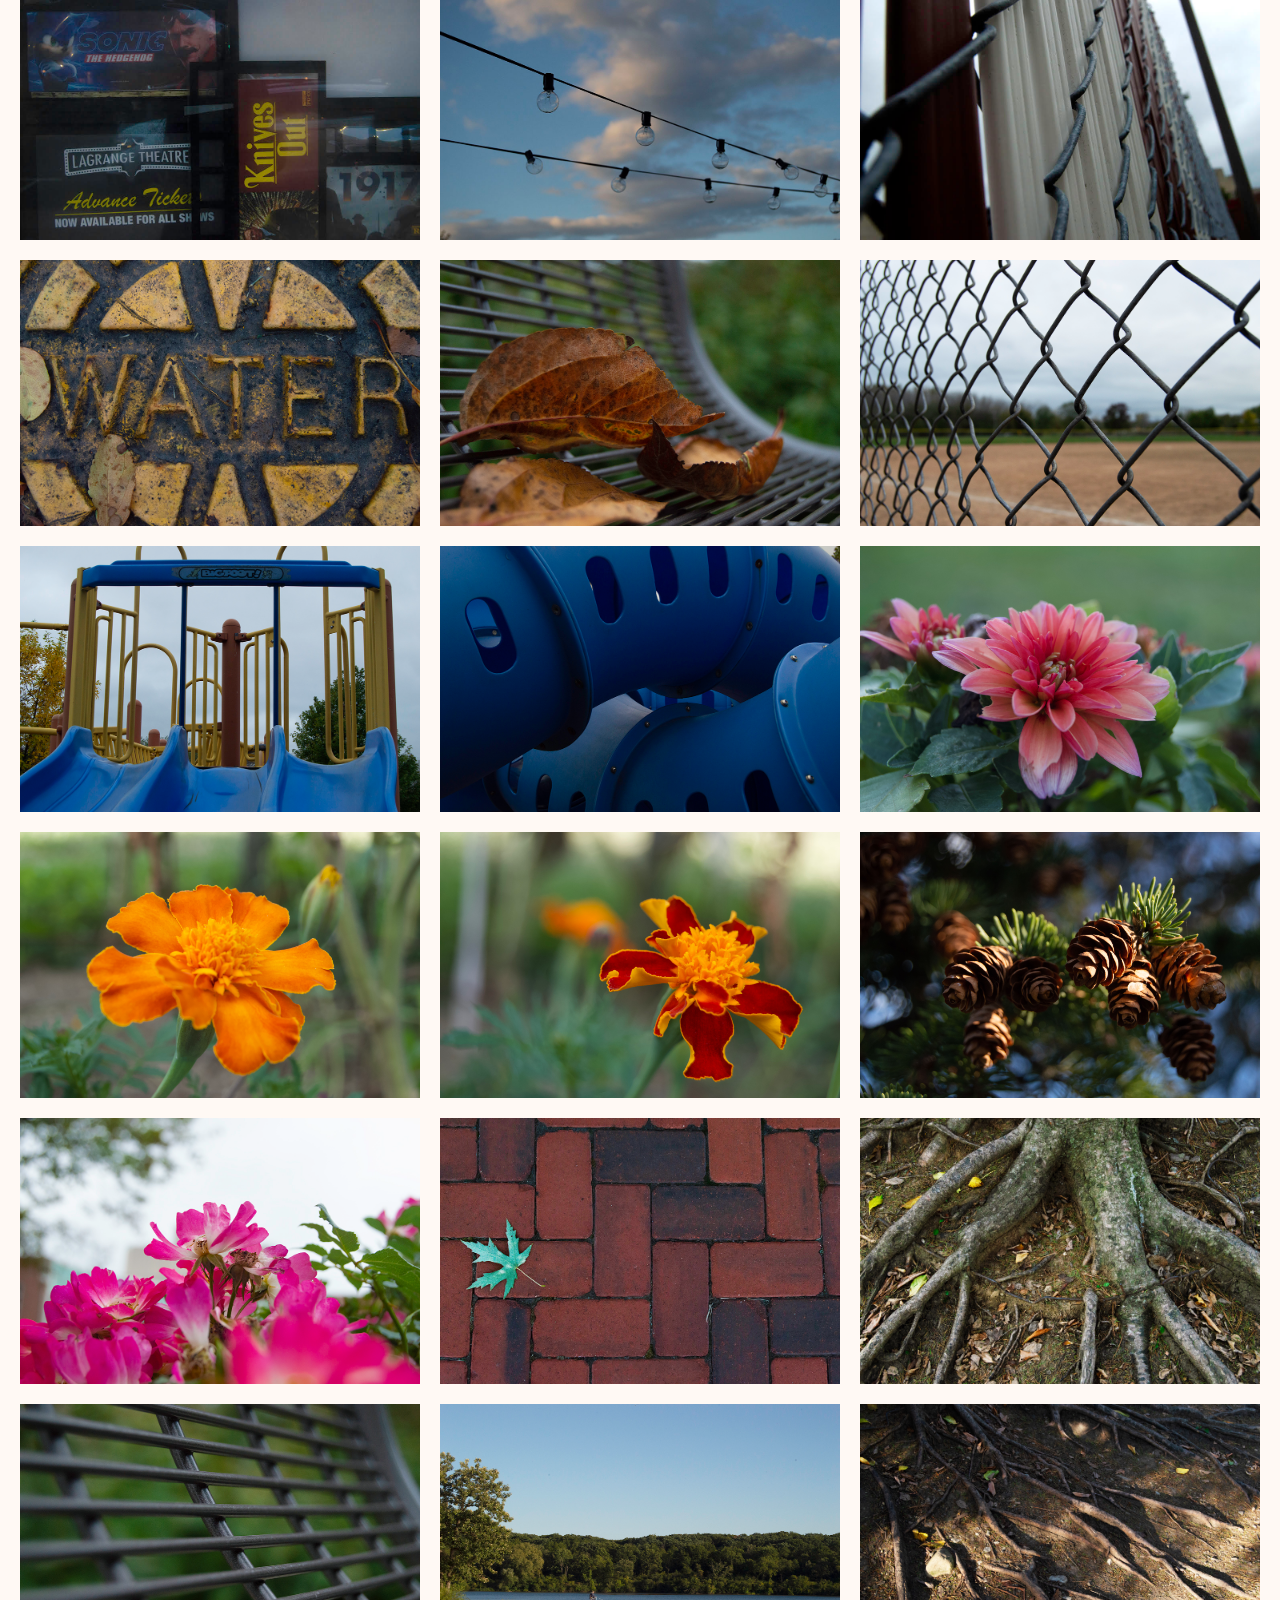
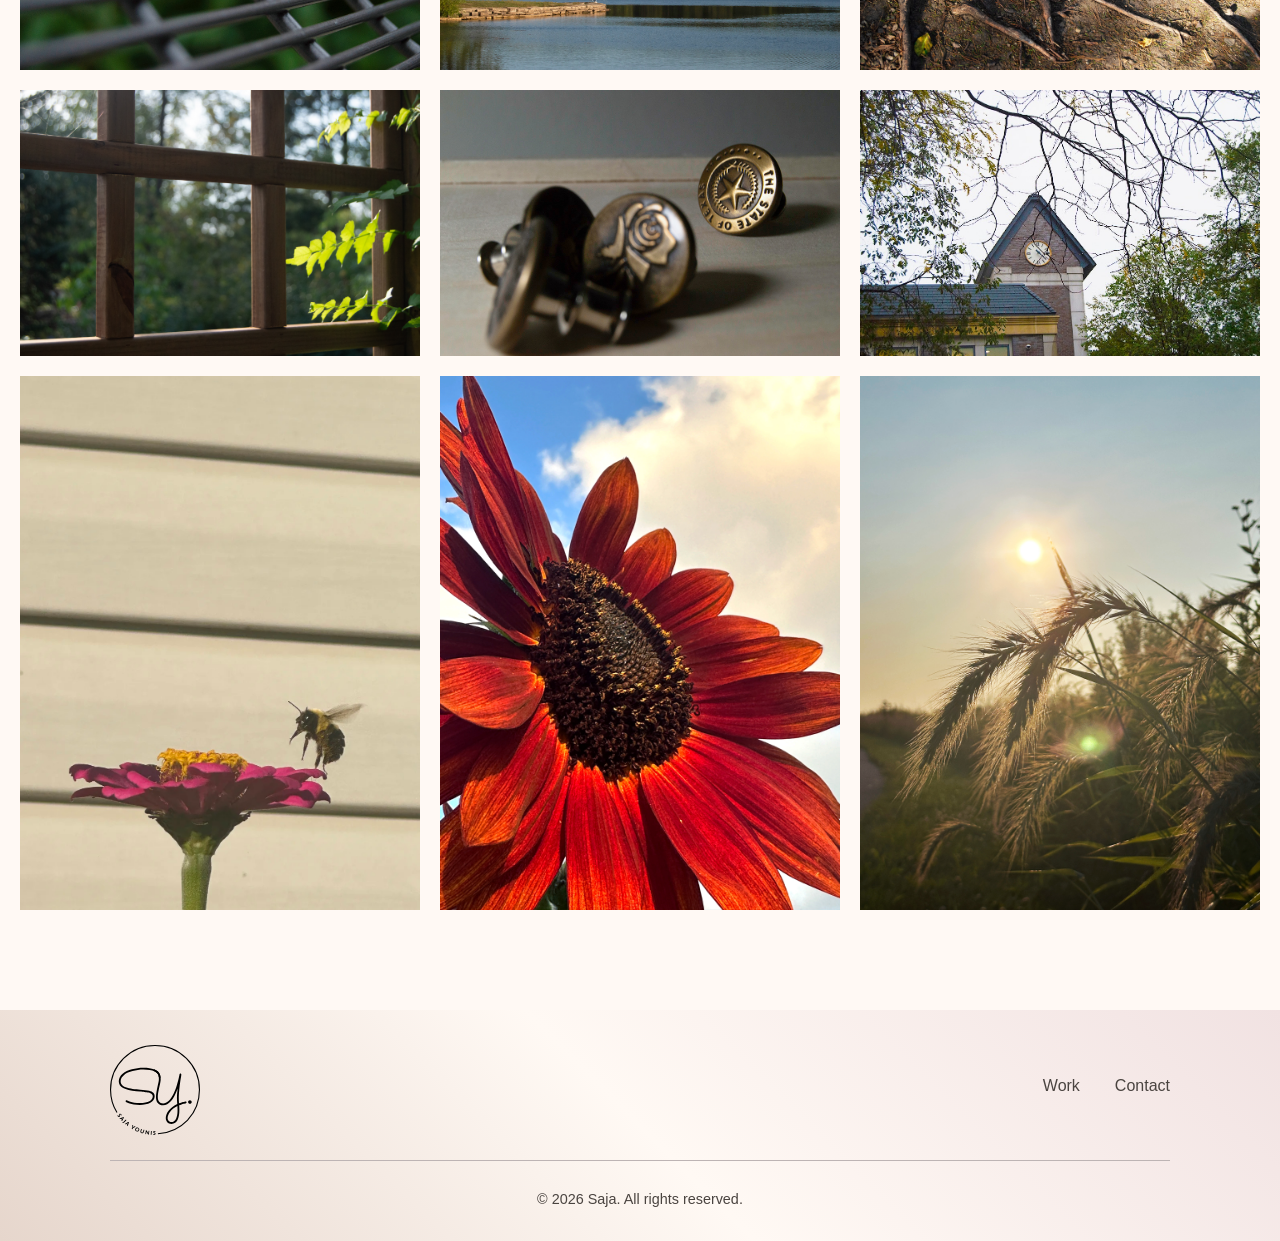
<file: photography.html>
<!DOCTYPE html>
<html lang="en">
<head>
  <meta charset="UTF-8">
  <meta name="viewport" content="width=device-width, initial-scale=1.0">
  <title>Photography | Portfolio</title>
  <link rel="stylesheet" href="photography.css">
</head>
<body>


    <header class="site-header">

  <a href="index.html" class="logo">
    <img src="images/Logo.svg" alt="Saja">
  </a>

  <nav class="site-nav">
    <a href="index.html">Work</a>
    <a href="contact.html">Contact</a>
  </nav>

</header>


<section class="photography-hero">

  <div class="photography-hero-content">
    <p class="project-label">PHOTOGRAPHY</p>
    <h1>Through My Lens.</h1>

    <p class="photography-text">
      A collection of photographs capturing places, moments,
      and details that inspire me.
    </p>
  </div>

</section>



<section class="photography-gallery">

  <div class="gallery-landscape">

    <img src="images/Saja_Photography_01.jpeg" alt="Photography">
    <img src="images/Saja_Photography_02.jpg" alt="Photography">
    <img src="images/Saja_Photography_03.jpg" alt="Photography">
    <img src="images/Saja_Photography_04.jpeg" alt="Photography">
    <img src="images/Saja_Photography_05.jpeg" class="gallery-wide" alt="Photography">
    <img src="images/Saja_Photography_06.jpg" alt="Photography">
    <img src="images/Saja_Photography_07.jpg" alt="Photography">
    <img src="images/Saja_Photography_09.jpg" alt="Photography"> 
    <img src="images/Saja_Photography_10.jpg" alt="Photography">
    <img src="images/Saja_Photography_11.jpg" alt="Photography"> 
    <img src="images/Saja_Photography_12.jpg" alt="Photography">   
     <img src="images/Saja_Photography_16.jpg" class="gallery-wide"alt="Photography">
    <img src="images/Saja_Photography_13.jpg" alt="Photography">   
    <img src="images/Saja_Photography_08.jpg" alt="Photography">
    <img src="images/Saja_Photography_14.jpg" alt="Photography">
    <img src="images/Saja_Photography_15.jpg" alt="Photography"> 
     <img src="images/Saja_Photography_26.jpg"  class="gallery-wide" alt="Photography">
    <img src="images/Saja_Photography_17.jpg" alt="Photography">
    <img src="images/Saja_Photography_18.jpg" alt="Photography">
    <img src="images/Saja_Photography_19.jpg" alt="Photography">
    <img src="images/Saja_Photography_20.jpeg" alt="Photography">
    <img src="images/Saja_Photography_21.jpeg" alt="Photography">
    <img src="images/Saja_Photography_22.jpeg" alt="Photography">
    <img src="images/Saja_Photography_23.jpg"  class="gallery-wide" alt="Photography">
    <img src="images/Saja_Photography_32.jpg" alt="Photography">
    <img src="images/Saja_Photography_25.jpg" alt="Photography">
    <img src="images/Saja_Photography_28.jpg" alt="Photography">
    <img src="images/Saja_Photography_30.jpg"  alt="Photography">    
    <img src="images/Saja_Photography_27.jpg" class="gallery-wide" alt="Photography">
    <img src="images/Saja_Photography_34.jpg" alt="Photography">
    <img src="images/Saja_Photography_35.jpg" alt="Photography">
    <img src="images/Saja_Photography_36.jpg" alt="Photography">
    <img src="images/Saja_Photography_38.jpg" alt="Photography">
  
    </div>

    <div class="gallery-portrait">
    <img src="images/Saja_Photography_37.jpeg" alt="Photography">
    <img src="images/Saja_Photography_24.jpg" alt="Photography">
    <img src="images/Saja_Photography_29.jpg" class="gallery-tall" alt="Photography">
    </div>
    
  </div>

</section>

<div class="footer-section">
<footer class="footer">

  <div class="footer-content">

    <div class="footer-brand">
      <a href="index.html">
    <img src="images/Logo.svg" alt="Saja">
    </a>

</div>

    <nav class="footer-nav">
      <a href="index.html#projects">Work</a>
      <a href="contact.html">Contact</a>
    </nav>

  </div>

  <div class="footer-bottom">
    <p>&copy; 2026 Saja. All rights reserved.</p>
  </div>

</footer>
</div>


</body>
</html>
</file>
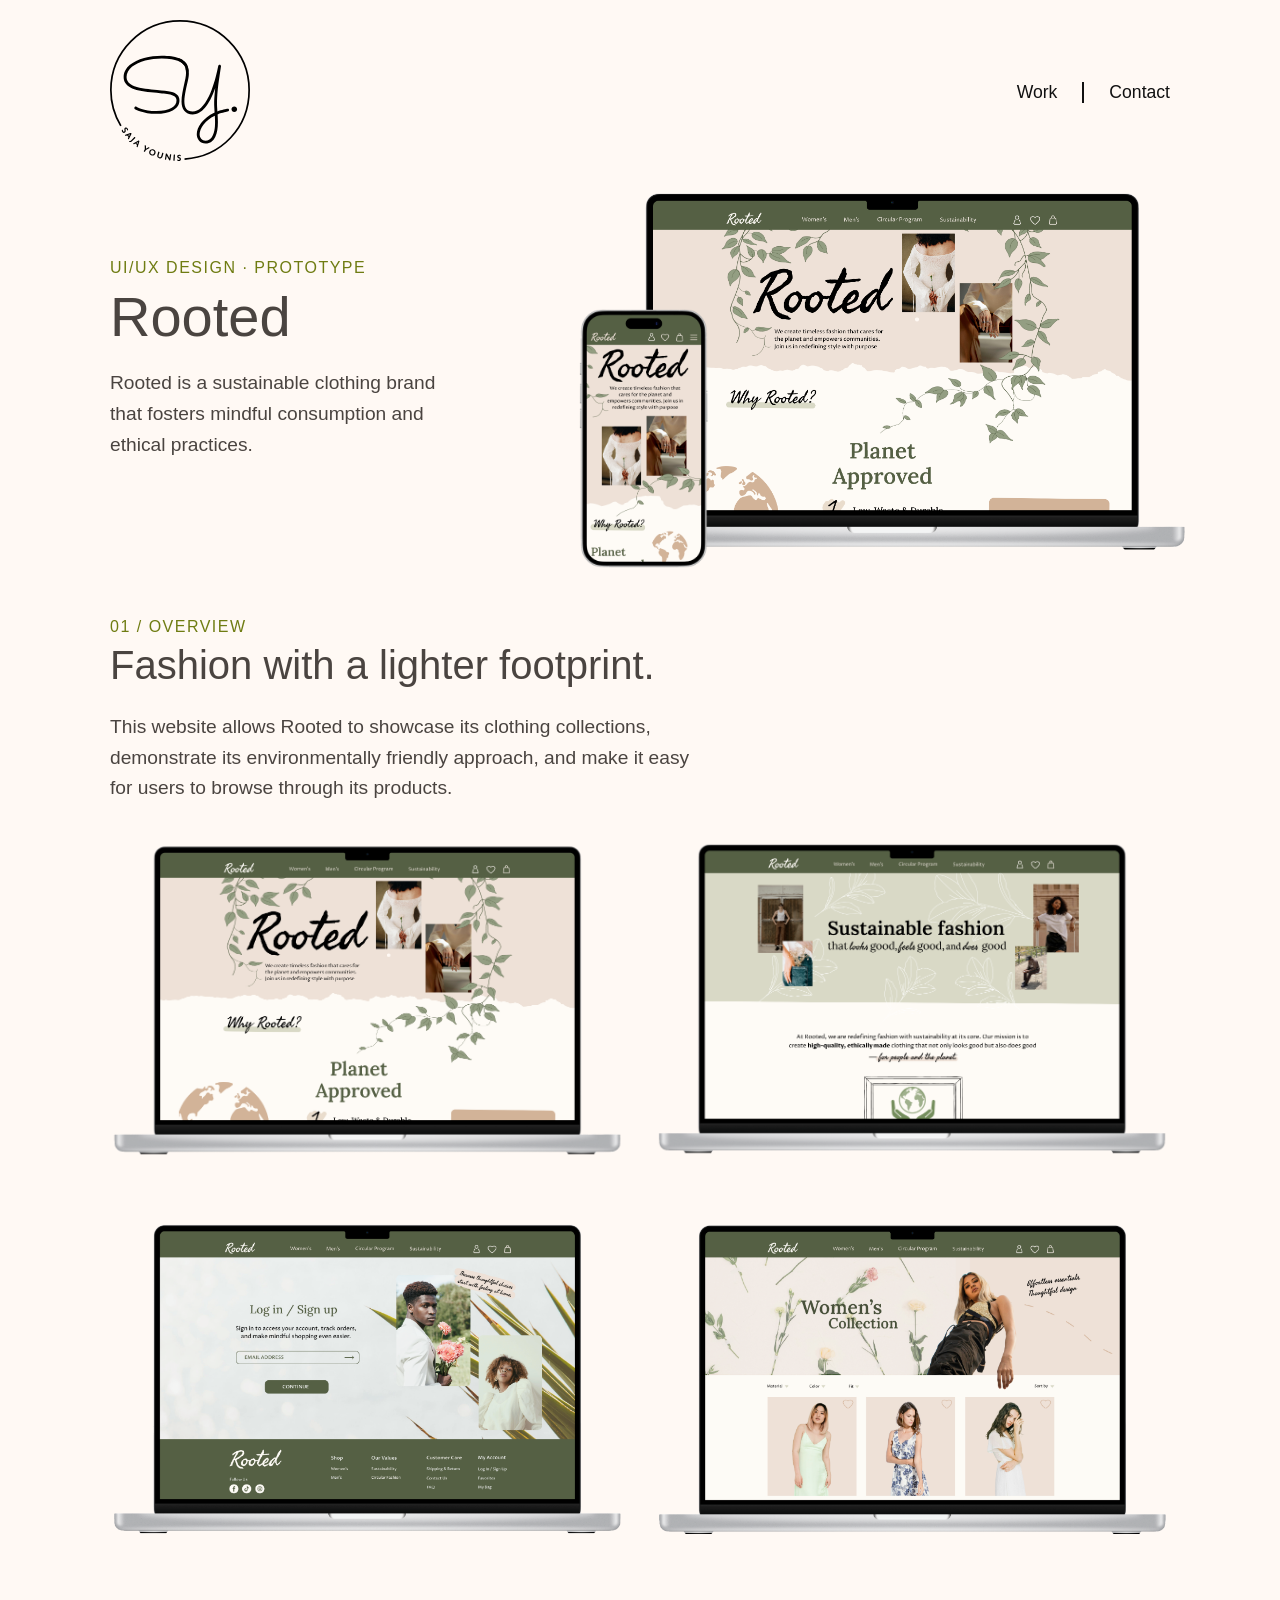
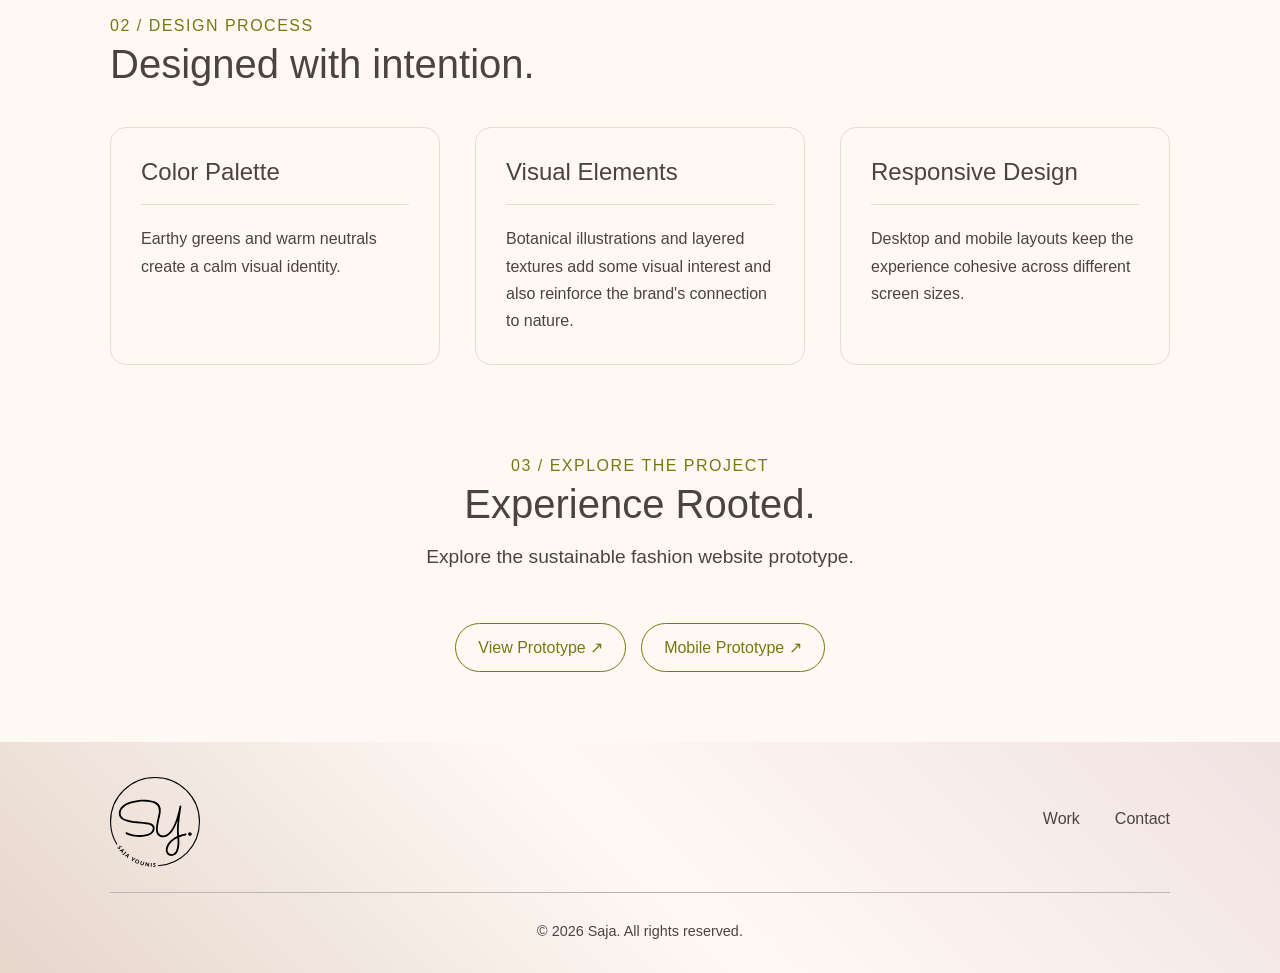
<file: rooted.html>
<!DOCTYPE html>
<html lang="en">
<head>
  <meta charset="UTF-8">
  <meta name="viewport" content="width=device-width, initial-scale=1.0">
  <title>Rooted | Portfolio</title>
  <link rel="stylesheet" href="rooted.css">
</head>
<body>


    <header class="site-header">

  <a href="index.html" class="logo">
    <img src="images/Logo.svg" alt="Saja">
  </a>

  <nav class="site-nav">
    <a href="index.html">Work</a>
    <a href="contact.html">Contact</a>
  </nav>

</header>

<section class="rooted-hero">
  <div class="rooted-hero-text">
    <p class="project-label">UI/UX Design · Prototype</p>
    <h1>Rooted</h1>
    <p class="hero-description">
      Rooted is a sustainable clothing brand that fosters
      mindful consumption and ethical practices.
    </p>
  </div>

  <div class="rooted-hero-images">
    <img
      src="images/Laptop-mockup2.png"
      alt="Rooted sustainable clothing website displayed on a laptop"
      class="laptop-mockup"
    >

    <img
      src="images/Rooted_Home_Mobile.png"
      alt="Rooted sustainable clothing website displayed on a mobile phone"
      class="mobile-mockup"
    >
  </div>
</section>


<section class="rooted-overview">
  <div class="rooted-overview-content">

  <p class="project-label">01 / Overview</p>

  <h2>Fashion with a lighter footprint.</h2>

  <p class="overview-description">
This website allows Rooted to showcase its clothing collections, demonstrate its environmentally friendly approach, and make it easy for users to browse through its products.
  </p>


<div class="overview-images">
<img class="overview-laptop-one" src="images/Laptop-mockup2.png" alt="Rooted homepage">

<img class="overview-laptop-two" src="images/Laptop-mockup3.png" alt="Rooted sustainable fashion page">

<img class="overview-laptop-three" src="images/Laptop-mockup21.png" alt="Rooted sustainable fashion page">

<img class="overview-laptop-four" src="images/Laptop-mockup19.png" alt="Rooted sustainable fashion page">

  </div>
</div>
</section>




<section class="rooted-process">
  <p class="project-label">02 / Design Process</p>
  <h2>Designed with intention.</h2>

  <div class="process-grid">
    <div class="process-card">
      <h3>Color Palette</h3>
      <p>
        Earthy greens and warm neutrals create a calm visual identity.
      </p>
    </div>

    <div class="process-card">
      <h3>Visual Elements</h3>
      <p>
        Botanical illustrations and layered textures add some visual interest and also reinforce the brand's connection to nature.
      </p>
    </div>

    <div class="process-card">
      <h3>Responsive Design</h3>
      <p>
        Desktop and mobile layouts keep the experience
        cohesive across different screen sizes.
      </p>
    </div>
  </div>
</section>




<section class="rooted-links">
  <div class="rooted-links-content">
    <p class="project-label">03 / Explore the Project</p>
    <h2>Experience Rooted.</h2>
    <p class="body-text">Explore the sustainable fashion website prototype.</p>
  </div>

  <div class="rooted-buttons">
    <a href="https://www.figma.com/proto/WjIZ6d2LEwvXu6vvyy7uXo/Rooted?node-id=1-3&t=D1VSQ0i6dd3BNTvS-1&scaling=scale-down&content-scaling=fixed&page-id=0%3A1&starting-point-node-id=1%3A3" target="_blank" rel="noopener noreferrer">
      View Prototype ↗
    </a>

      <a href="https://www.figma.com/proto/XyUl3fw2JC2Ldff8wNGLLK/Rooted-Mobile?node-id=1-6&t=74hReX9zJmrEaaoa-1&scaling=scale-down&content-scaling=fixed&page-id=0%3A1&starting-point-node-id=1%3A6"
     target="_blank" rel="noopener noreferrer">
    Mobile Prototype ↗
  </a>
  </div>
</section>


<div class="footer-section">
<footer class="footer">

  <div class="footer-content">

    <div class="footer-brand">
      <a href="index.html">
    <img src="images/Logo.svg" alt="Saja">
    </a>

</div>

    <nav class="footer-nav">
      <a href="index.html#projects">Work</a>
      <a href="contact.html">Contact</a>
    </nav>

  </div>

  <div class="footer-bottom">
    <p>&copy; 2026 Saja. All rights reserved.</p>
  </div>

</footer>
</div>

</body>
</html>
</file>
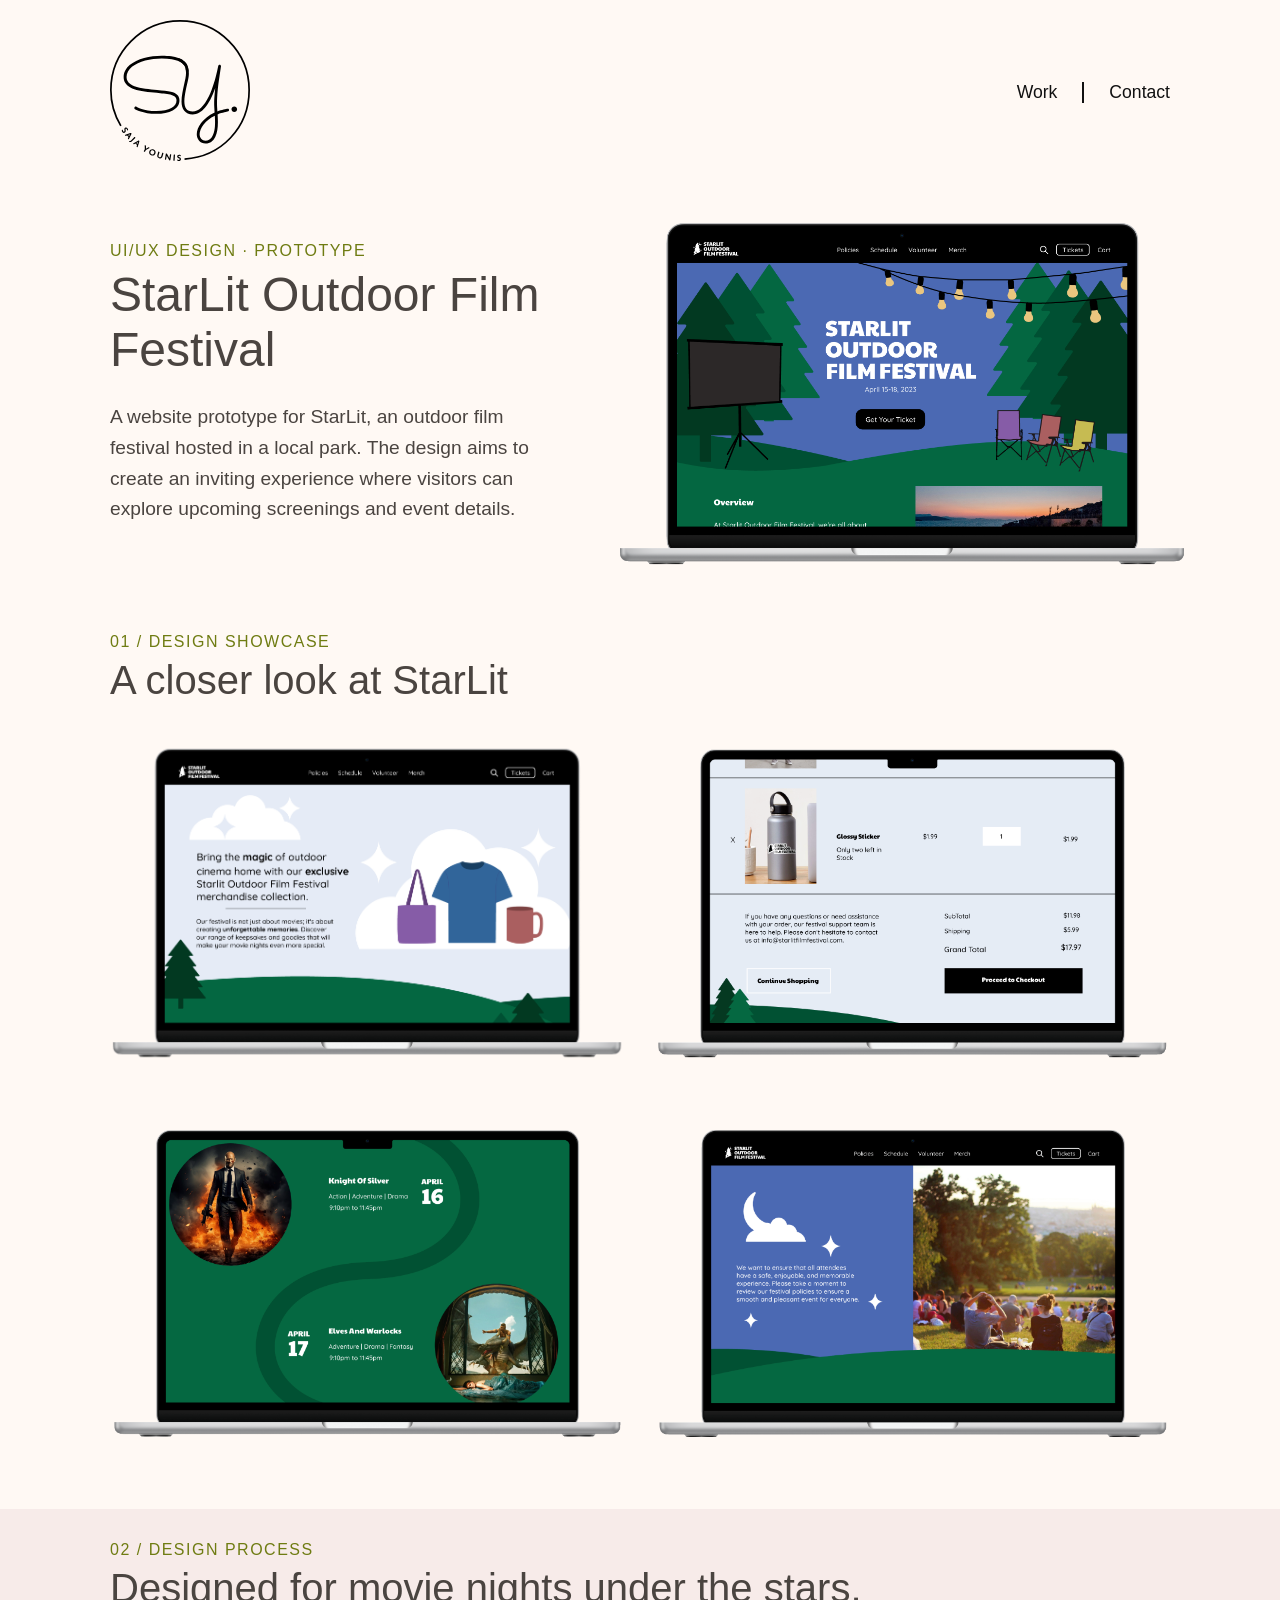
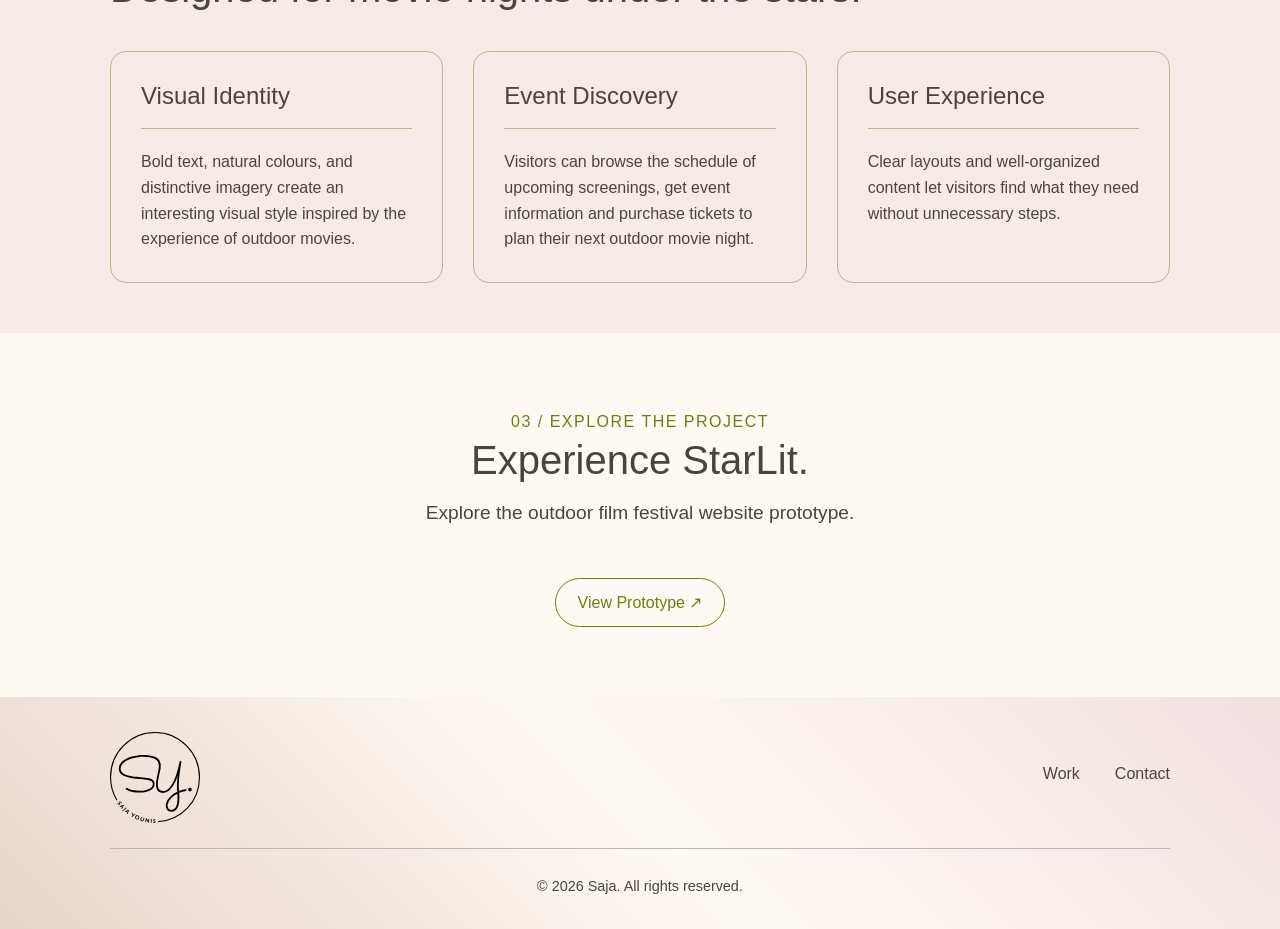
<file: starlit.html>
<!DOCTYPE html>
<html lang="en">
<head>
  <meta charset="UTF-8">
  <meta name="viewport" content="width=device-width, initial-scale=1.0">
  <title>Starlit Film Festival| Portfolio</title>
  <link rel="stylesheet" href="starlit.css">
</head>
<body>


    <header class="site-header">

  <a href="index.html" class="logo">
    <img src="images/Logo.svg" alt="Saja">
  </a>

  <nav class="site-nav">
    <a href="index.html">Work</a>
    <a href="contact.html">Contact</a>
  </nav>

</header>



<section class="project-hero">

  <div class="project-hero-text">
    <p class="project-label">UI/UX Design · Prototype</p>
    <h1>StarLit Outdoor Film Festival</h1>
    <p class="hero-description">
      A website prototype for StarLit, an outdoor film festival hosted in a local park. The design aims to create an inviting experience where visitors can explore upcoming screenings and event details.
    </p>
  </div>

  <div class="project-hero-image">
    <img src="images/laptop-mockup4.png" alt="StarLit Outdoor Film Festival website displayed on a laptop">
  </div>

</section>




<section class="starlit-showcase">

  <div class="starlit-showcase-heading">
    <p class="project-label">01 / DESIGN SHOWCASE</p>
    <h2>A closer look at StarLit</h2>
  </div>

  <div class="starlit-showcase-images">

    <img src="images/Laptop-mockup5.png"
         alt="StarLit festival merch displayed on a laptop">

    <img src="images/Laptop-mockup17.png"
         alt="StarLit cart page displayed on a laptop">

    <img src="images/Laptop-mockup16.png"
         alt="StarLit upcoming films page displayed on a laptop">

    <img src="images/Laptop-mockup18.png"
         alt="StarLit polices page displayed on a laptop">

  </div>
</section>


<section class="design-process">
  <div class="design-process-content">

  <p class="project-label">02 / DESIGN PROCESS</p>

  <h2>Designed for movie nights under the stars.</h2>

  <div class="process-cards">

    <div class="process-card">
      <h3>Visual Identity</h3>
      <p>
       Bold text, natural colours, and distinctive imagery create an interesting visual style inspired by the experience of outdoor movies.
      </p>
    </div>

    <div class="process-card">
      <h3>Event Discovery</h3>
      <p>
        Visitors can browse the schedule of upcoming screenings, get event information and purchase tickets to plan their next outdoor movie night.
      </p>
    </div>

    <div class="process-card">
      <h3>User Experience</h3>
      <p>
         Clear layouts and well-organized content let visitors find what they need without unnecessary steps.
      </p>
    </div>

  </div>
  </div>

</section>



<section class="project-links">

  <div class="project-links-content">
    <p class="project-label">03 / Explore the Project</p>
    <h2>Experience StarLit.</h2>
    <p class="body-text">Explore the outdoor film festival website prototype.</p>
  </div>

  <div class="project-buttons">
    <a href="https://www.figma.com/proto/1Feh1QIxWcPj8V4Z90t7EF/Event-Site?node-id=1-2&t=UMZPCEHKxBwHPgWq-1&scaling=scale-down&content-scaling=fixed&page-id=0%3A1&starting-point-node-id=1%3A2" target="_blank" rel="noopener noreferrer">
      View Prototype ↗
    </a>
  </div>

</section>


<div class="footer-section">
<footer class="footer">

  <div class="footer-content">

    <div class="footer-brand">
      <a href="index.html">
    <img src="images/Logo.svg" alt="Saja">
    </a>

</div>

    <nav class="footer-nav">
      <a href="index.html#projects">Work</a>
      <a href="contact.html">Contact</a>
    </nav>

  </div>

  <div class="footer-bottom">
    <p>&copy; 2026 Saja. All rights reserved.</p>
  </div>

</footer>
</div>
</body>
</html>
</file>
<file: style.css>
/* Base */

* {
  box-sizing: border-box;
}

body {
  margin: 0;
  font-family: "Nunito Sans", sans-serif;
  background-color: #FFF9F4;
  color: #4a4440;
}



/* Header */

.site-header {
  max-width: 1100px;
  margin: 0 auto;
  padding: 20px 20px;

  display: flex;
  align-items: center;
  justify-content: space-between;
}

.logo img {
  width: 140px;
  transition: opacity 0.3s ease;
}

.logo:hover img {
  opacity: 0.75;
}


.site-nav {
  display: flex;
  align-items: center;
  gap: 25px;
}

.site-nav a {
  color: #111;
  text-decoration: none;
  font-size: 1.1rem;
  transition: color 0.3s ease;
}

.site-nav a:hover {
  color: #6F7C12;
}


.site-nav a + a {
  border-left: 2px solid #111;
  padding-left: 25px;
  transition: border-color 0.3s ease;
}

.site-nav:hover a + a {
  border-left-color: #6F7C12;
}


/* Hero */

.hero-wrapper {
  background: linear-gradient(225deg, #F1E2E2, #FFF9F4, #e6d6cc);
}


.hero {
  max-width: 1000px;
  margin: 0px auto 30px;
  padding: 0 20px;

  display: flex;
  align-items: center;
  gap: 0px;
}

.hero-text {
  flex: 0 0 55%;
  margin-left: 40px;
}

.hero-text h1 {
  margin: 0 0 15px;
  font-family: "Sacramento", cursive;
  font-size: 70px;
  font-weight: 400;
  color: #3A3633;
}

.hero-text p {
  max-width: 450px;
  margin: 0;
  font-size: 1.3rem;
  line-height: 1.6;
  font-weight: 300;
}

.hero-illustration {
  flex: 0 0 40%;
  display: flex;
  justify-content: center;
}

.hero-illustration img {
  width: 100%;
  max-width: 350px;
  height: auto;
}

.skills {
  background-color: #FFF9F4;
  border: 1px solid #bdb4b4;
  padding: 14px 20px;
  text-align: center;
}

strong {
  color: #858000;
}

.skills p {
  margin: 0;
  font-size: 1.2rem;
  color: #6F7C12;
  word-spacing: 8px;
  font-weight: 300;
}


/* Featured Project */

.featured-project {
  max-width: 1100px;
   margin: 80px auto 10px;
  padding: 0 20px;
  display: flex;
  align-items: center;
  gap: 60px;
}

.featured-project-image {
  flex: 1.2;
}

.featured-project-image img {
  width: 100%;
  height: auto;
  display: block;
  border-radius: 20px;
  transition: transform 0.3s ease;
}

.featured-project-image a:hover img {
  transform: scale(1.03);
}

.featured-project-info {
  flex: 0.6;
}

.featured-label {
  margin: 0 0 7px;
  font-size: 1rem;
  color: #6F7C12;
  letter-spacing: 1.5px;
  text-transform: uppercase;
   font-weight: 500;
}

.featured-project-info h2 {
  margin: 0 0 25px;
  font-size: 3rem;
  font-weight: 500;
}

.featured-project-info h2 a {
    text-decoration: none;
  background-image: linear-gradient(#bdb4b4, #bdb4b4);
  background-size: 0% 1px;
  background-position: left bottom;
  background-repeat: no-repeat;
  transition: background-size 0.3s ease;
  color: #4a4440;
}

.featured-project-info h2 a:hover {
  background-size: 100% 1px;
}

.featured-description {
  max-width: 450px;
  margin: 0 0 70px;
  font-size: 1.2rem;
  line-height: 1.6;
  font-weight: 400;
}

.project-link {
  color: #6F7C12;
  text-decoration: none;
  font-size: 1.1rem;
  display: inline-block;
  transition: color 0.3s ease;
}

.project-link:hover {
 color: #4b540a;
}

.project-link i {
  margin-left: 5px;
  font-size: 1rem;
  color: #6F7C12;
    display: inline-block;
  transition: transform 0.3s ease;
}

.project-link:hover i {
  color: #4b540a;
  transform: translate(3px, -3px);
}


/* Projects */

.projects {
  max-width: 1100px;
  margin: 0px auto;
   padding: 60px 20px;
}

.section-heading {
  margin-bottom: 40px;
}

.section-heading p {
  margin: 0 0 6px;
  font-size: 1rem;
  color: #6F7C12;
  letter-spacing: 1.5px;
  text-transform: uppercase;
   font-weight: 500;
}

.section-heading h2 {
  margin: 0;
  font-size: 2.5rem;
  font-weight: 500;
}

.project-grid {
  display: grid;
  grid-template-columns: repeat(2, 1fr);
  gap: 70px 50px;
}

.project-card {
  width: 100%;
  max-width: 450px;
}

.project-card a {
  color: inherit;
  text-decoration: none;
}

.project-info h3 a {
  text-decoration: none;
  background-image: linear-gradient(#bdb4b4, #bdb4b4);
  background-size: 0% 1px;
  background-position: left bottom;
  background-repeat: no-repeat;
  transition: background-size 0.3s ease;
}

.project-info h3 a:hover {
  background-size: 100% 1px;
}

.project-card img {
  height: 280px;
    width: 100%;
  object-fit: cover;
  display: block;
  border-radius: 20px;
  object-position: top;
  transition: transform 0.3s ease;
}

.project-card a:hover img {
  transform: scale(1.03);
}

.project-info h3 {
  margin: 18px 0 8px;
  font-size: 1.5rem;
  font-weight: 500;
}

.project-info p {
  margin: 0;
  font-size: 1.2rem;
}

/* Photography */

.photography-section {
  background-color: #F7EBE9;
  width: 100%;
}


.photography {
  max-width: 1100px;
  margin: 10px auto;
  padding: 32px 0px;
  display: flex;
  align-items: center;
  justify-content: space-between;
  gap: 60px;
}

.photography-text {
  width: 35%;
}

.project-label {
   margin: 0 0 7px;
  font-size: 1rem;
  color: #6F7C12;
  letter-spacing: 1.5px;
  text-transform: uppercase;
  font-weight: 500;
}

.photography-text h2 {
  font-size: 2.5rem;
  font-weight: 500;
  margin: 0 0 25px;
}

.photography-text h2 a {
  color: inherit;
  text-decoration: none;
  background-image: linear-gradient(#bdb4b4, #bdb4b4);
  background-size: 0% 1px;
  background-position: left bottom;
  background-repeat: no-repeat;
  transition: background-size 0.3s ease;
}

.photography-text h2 a:hover {
  background-size: 100% 1px;
}

.photography-description {
  font-size: 1.1rem;
  line-height: 1.5;
  max-width: 345px;
  margin-bottom: 80px;
}

.photography-link {
  color: #6F7C12;
  text-decoration: none;
  font-size: 1.1rem;
  transition: color 0.3s ease;
}

.photography-link:hover {
  color: #50580d;
}

.photography-link i {
  margin-left: 5px;
  font-size: 1rem;
  color: #6F7C12;
  display: inline-block;
  transition: transform 0.3s ease;
}

.photography-link:hover i {
  color: #4b540a;
  transform: translate(3px, -3px);
}

.photography-images {
  position: relative;
  width: 60%;
  height: 400px;
}

.photography-images img {
  position: absolute;
  object-fit: cover;
  border-radius: 10px;
}

.photo-large {
  width: 300px;
  height: 330px;
  left: 30;
  top: 10px;
}

.photo-small {
  width: 230px;
  height: 150px;
}

.photo-top {
  right: 40px;
  top: 60px;
}

.photo-bottom {
  right: 80px;
  bottom: 0px;
  
}

/* Contact */

.contact {
  max-width: 1100px;
    margin: 0 auto;
   padding: 60px 20px 70px;
}

.contact-content {
  text-align: center;
  max-width: 700px;
    margin: 0 auto;
  
}

.contact-content h2 {
  margin: 0 0 15px;
  font-size: 2.5rem;
  font-weight: 500;
}

.contact-description {
  max-width: 550px;
  margin: 0 auto 50px;
  font-size: 1.2rem;
  line-height: 1.6;
}

.contact-button {
  display: inline-flex;
  align-items: center;
  gap: 8px;

  padding: 14px 28px;

  background-color: #6F7C12;
  color: white;

  text-decoration: none;
  border-radius: 30px;

  font-size: 1rem;
  transition: transform 0.3s ease;
}

.contact-button i {
 color: white;
}


.contact-button:hover {
  background-color: #5f6910;
  transform: translateY(-2px);
}



/* Footer */

.footer-section {
  width: 100%;
   background: linear-gradient(225deg, #F1E2E2, #FFF9F4, #e6d6cc);
}


.footer {
  max-width: 1100px;
  margin: 0 auto;
  padding: 35px 20px 20px;
}

.footer-content {
  display: flex;
  justify-content: space-between;
  align-items: center;
  padding-bottom: 10px;
  border-bottom: 1px solid #bdb4b4;
}

.footer-brand img {
  width: 90px;
  height: auto;
  display: block;
  margin-bottom: 15px;
}

.footer-brand p {
  margin: 0;
}

.footer-nav {
  display: flex;
  gap: 35px;
}

.footer-nav a {
  color: inherit;
  text-decoration: none;
  margin-top: -20px;
  transition: color 0.3s ease;
}

.footer-nav a:hover {
  color: #6F7C12;
}

.footer-bottom {
  padding-top: 15px;
  font-size: 0.9rem;
  text-align: center;
}



@media (max-width: 768px) {
  .site-header {
    padding: 16px 20px;
  }

  .logo img {
    width: 90px;
  }

  .site-nav {
    gap: 12px;
  }

  .site-nav a {
    font-size: 0.95rem;
  }

  .site-nav a + a {
    padding-left: 12px;
  }


  .hero {
  flex-direction: column;
  text-align: center;
  gap: 25px;
  padding: 30px 20px 5px;
}

.hero-text {
  flex: none;
  margin-left: 0;
}

.hero-text h1 {
  font-size: 3rem;
}

.hero-text p {
  font-size: 1.1rem;
  margin: 0 auto;
}

.hero-illustration {
  width: 100%;
}

.hero-illustration img {
  max-width: 280px;
}

.skills {
  padding: 14px 15px;
}

.skills p {
  font-size: 1rem;
  line-height: 1.8;
  word-spacing: 4px;
}

.featured-project {
  flex-direction: column;
  align-items: stretch;
  gap: 25px;
  margin-top: 45px;
  padding: 0 20px;
}

.featured-project-info {
  width: 100%;
}

.featured-project-info h2 {
  font-size: 2.2rem;
  margin-bottom: 15px;
}

.featured-description {
  font-size: 1.05rem;
  margin-bottom: 25px;
}



.projects {
  padding: 40px 20px;
}

.section-heading h2 {
  font-size: 2rem;
}

.project-grid {
  grid-template-columns: 1fr;
  gap: 40px;
}

.project-card {
  max-width: 100%;
}

.project-card img {
  height: 230px;
}


.photography {
  flex-direction: column-reverse;
  align-items: stretch;
  padding: 40px 20px;
  gap: 25px;
}

.photography-text {
  width: 100%;
}

.photography-text h2 {
  font-size: 2rem;
}

.photography-description {
  margin-bottom: 25px;
}

.photography-images {
  display: grid;
  grid-template-columns: repeat(2, minmax(0, 1fr));
  gap: 15px;
  width: 100%;
  height: auto;
}

.photography-images img {
  position: static;
  width: 100%;
  height: 150px;
}

.photo-large {
  grid-column: 1 / -1;
  height: 210px !important;
}



.contact {
  margin: 20px auto;
  padding: 20px;
}

.contact-content {
  margin: 20px auto;
}

.contact-content h2 {
  font-size: 2.2rem;
}

.contact-description {
  font-size: 1.05rem;
  margin-bottom: 30px;
}

.contact-button {
  padding: 12px 24px;
}



.footer {
  padding: 30px 20px 20px;
}

.footer-content {
  flex-direction: column;
  align-items: center;
  text-align: center;
  gap: 25px;
}

.footer-brand img {
  margin: 0 auto 15px;
}

.footer-nav {
  gap: 25px;
}

.footer-nav a {
  margin-top: 0;
}

.footer-bottom {
  font-size: 0.85rem;
}
}


@media (min-width: 769px) and (max-width: 1024px) {

.photography-images {
  display: grid;
  grid-template-columns: repeat(2, minmax(0, 1fr));
  grid-template-rows: repeat(2, 150px);
  gap: 12px;
  flex: 0 0 55%;
  width: auto;
  height: auto;
}

.photography-images img {
  position: static;
  width: 100%;
  height: 100%;
  object-fit: cover;
}

.photo-large {
  grid-row: 1 / 3;
}

.photo-top,
.photo-bottom {
  width: 100%;
  height: 100%;
}

}
</file>
<file: budget-flow.css>
* {
  box-sizing: border-box;
}

body {
  margin: 0;
  font-family: "Nunito Sans", sans-serif;
  background-color: #FFF9F4;
  color: #4a4440;
}



/* Header */

.site-header {
  max-width: 1100px;
  margin: 0 auto;
  padding: 20px 20px;

  display: flex;
  align-items: center;
  justify-content: space-between;
}

.logo img {
  width: 140px;
  transition: opacity 0.3s ease;
}

.logo:hover img {
  opacity: 0.75;
}


.site-nav {
  display: flex;
  align-items: center;
  gap: 25px;
}

.site-nav a {
  color: #111;
  text-decoration: none;
  font-size: 1.1rem;
  transition: color 0.3s ease;
}

.site-nav a:hover {
  color: #6F7C12;
}


.site-nav a + a {
  border-left: 2px solid #111;
  padding-left: 25px;
  transition: border-color 0.3s ease;
}

.site-nav:hover a + a {
  border-left-color: #6F7C12;
}



/* Hero */


.project-hero {
  max-width: 1100px;
  margin: 0 auto;
  padding: 20px 20px 5px;
  display: flex;
  flex-direction: column;
  align-items: center;
}

.project-hero-image {
  width: 100%;
  max-width: 1000px;
  display: flex;
  justify-content: center;
}

.project-hero-image img {
  width: 100%;
  max-width: 1000px;
  height: auto;
  display: block;
  margin-top: -40px;
}

.project-hero-text {
  width: 100%;
  max-width: 710px;
  display: flex;
  flex-direction: column;
  align-items: center;
  text-align: center;
  gap: 12px;
  margin-top: 20px;
}

.project-label-hero {
  margin: 0px;
  font-size: 1rem;
  color: #6F7C12;
  letter-spacing: 1.5px;
   font-weight: 500;
}

.project-hero-text h1 {
  font-size: 3rem;
  margin: 0px;
  font-weight: 500;

}

.project-intro {
  max-width: 500px;
  font-size: 1.2rem;
  line-height: 1.6;
  margin: 0 auto;
}


/* Overview */


.project-overview {
   max-width: 1100px;
  margin: 0 auto;
  padding: 40px 20px;
  box-sizing: border-box;
  position: relative;
}

.project-label {
    font-size: 1rem;
  text-transform: uppercase;
  letter-spacing: 1.5px;
  color: #6F7C12;
 margin: 0 0 7px;
  font-weight: 500;
}

.overview-heading h2 {
  max-width: 500px;
  font-size: 2.5rem;
  line-height: 1.25;
  margin: 0;
  font-weight: 500;
}


.overview-features {
  display: grid;
  grid-template-columns: repeat(3, minmax(0, 1fr));
  column-gap: 130px;
  margin-top: 40px;
  width: 100%;
}

.overview-feature h3 {
  font-size: 1.45rem;
  line-height: 1.4;
  margin: 0 0 15px;
}

.overview-feature i {
  display: flex;
  align-items: center;
  justify-content: center;
  width: 44px;
  height: 44px;
   background-color: #f1eadd;
  color: #6F7C12;
  border-radius: 12px;
  font-size: 1.3rem;
  margin-bottom: 15px;
}


.overview-feature p {
  font-size: 1rem; 
  line-height: 1.6;
  margin: 0;
}


/* Section 2 */

.project-interface {
  max-width: 1100px;
  margin: 0 auto;
  padding: 60px 20px 60px;
}

.interface-heading {
  margin-bottom: 50px;
}

.interface-heading h2 {
  max-width: 600px;
  font-size: 2.5rem;
  margin: 0 0 20px;
  font-weight: 500;
}

.interface-text{
  max-width: 570px;
  font-size: 1.2rem;
  margin: 0;
}

.interface-screenshots {
  display: flex;
  justify-content: center;
  align-items: center;
  gap: 60px;
  
}

.interface-screenshots img {
  height: auto;
  max-width: 100%;
   border-radius: 10px;
   margin-top: 60px;
}

.screenshot-main {
  width: 550px;
}

.screenshot-edit {
  width: 433px;
  transform: translateY(-70px);
}


/* Section 3 */


.spending-section {
  background-color: #F7EBE9;
  width: 100%;
  padding: 64px 20px;
}

.spending-content {
  max-width: 1100px;
  margin: 0 auto;

}

.spending-heading {
  margin-bottom: 30px;
}

.spending-heading h2 {
  max-width: 600px;
  font-size: 2.5rem;
  margin: 0 0 20px;
  font-weight: 500;
}

.spending-description {
  max-width: 550px;
  font-size: 1.2rem;
  line-height: 1.6;
  margin: 0;
}

.spending-image {
  display: flex;
  justify-content: center;
}

.spending-image img {
  display: block;
  width: 100%;
  max-width: 850px;
  height: auto;
  border-radius: 24px;
}


/* Section 4 */


.responsive-section {
  max-width: 1100px;
  margin: 0 auto;
  padding: 64px 20px 30px;
}

.responsive-heading {
  margin-bottom: 60px;
}

.responsive-heading h2 {
  max-width: 600px;
  font-size: 2.5rem;
  margin: 0 0 20px;
  font-weight: 500;
}

.responsive-description {
  max-width: 550px;
  font-size: 1.2rem;
  line-height: 1.6;
  margin: 0;
}

.responsive-screenshots {
  display: flex;
  justify-content: center;
  align-items: flex-start;
  gap: 80px;
}

.responsive-screenshots img {
  display: block;
  height: 550px;
  width: auto;
  max-width: 45%;
  object-fit: contain;
  border-radius: 12px;
}


/* Section 5 */


.behind-build {
  max-width: 1100px;
  margin: 0 auto;
  padding: 42px 20px;
}

.behind-build-content {
  display: flex;
  flex-direction: column;
  gap: 40px;
}

.behind-build-heading {
  max-width: 650px;
}

.behind-build-heading h2 {
  font-size: 2.5rem;
  line-height: 1.25;
  margin: 0 0 15px;
  font-weight: 600;
}

.behind-build-description {
  font-size: 1.2rem;
  line-height: 1.6;
  margin: 0;
}

.behind-build-columns {
  display: grid;
  grid-template-columns: 1fr 1fr;
  gap: 60px;
}

.build-column h3 {
  font-size: 1.4rem;
  margin-bottom: 15px;
  color:#6F7C12;
}


/* Section 6 */


.project-links {
  max-width: 1100px;
  margin: 0 auto;
  padding: 60px 20px 70px;
  border-top: 1px solid #cfd4a8;
  display: flex;
  flex-direction: column;
  align-items: center;
  text-align: center;
}



.project-links h2 {
  font-size: 2.5rem;
    margin: 0px 0 15px;
  font-weight: 500;
}

.project-links-description {
  max-width: 550px;
  margin: 0px auto 50px;
  font-size: 1.2rem;
  line-height: 1.6;
}

.project-buttons {
  display: flex;
  flex-wrap: wrap;
  gap: 15px;
 justify-content: center;
}

.project-buttons a {
  display: inline-block;
  padding: 14px 22px;
  border: 1px solid #6F7C12;
  border-radius: 30px;
  color: #6F7C12;
  text-decoration: none;
transition: background-color 0.2s ease, color 0.2s ease, transform 0.3s ease;
}

.project-buttons a:hover {
  background-color: #6F7C12;
  color: #FFF9F4;
  transform: translateY(-2px);
}



/* Footer */

.footer-section {
  width: 100%;
   background: linear-gradient(225deg, #F1E2E2, #FFF9F4, #e6d6cc);
}


.footer {
  max-width: 1100px;
  margin: 0 auto;
  padding: 35px 20px 20px;
}

.footer-content {
  display: flex;
  justify-content: space-between;
  align-items: center;
  padding-bottom: 10px;
  border-bottom: 1px solid #bdb4b4;
}

.footer-brand img {
  width: 90px;
  height: auto;
  display: block;
  margin-bottom: 15px;
}

.footer-brand p {
  margin: 0;
}

.footer-nav {
  display: flex;
  gap: 35px;
}

.footer-nav a {
  color: inherit;
  text-decoration: none;
  margin-top: -20px;
  transition: color 0.3s ease;
}

.footer-nav a:hover {
  color: #6F7C12;
}

.footer-bottom {
  padding-top: 15px;
  font-size: 0.9rem;
  text-align: center;
}



@media (max-width: 768px) {
  /* Header */

  .site-header {
    padding: 16px 20px;
  }

  .logo img {
    width: 90px;
  }

  .site-nav {
    gap: 12px;
  }

  .site-nav a {
    font-size: 0.95rem;
  }

  .site-nav a + a {
    padding-left: 12px;
  }

  /* Hero */

  .project-hero {
    padding: 20px 20px 10px;
  }

  .project-hero-image img {
    margin-top: 0;
  }

  .project-hero-text {
    margin-top: 15px;
    gap: 10px;
  }


  .project-hero-text h1 {
    font-size: 3rem;
  }

  .project-intro {
    font-size: 1.05rem;
  }


  /* Overview */

.project-overview {
  padding: 30px 20px;
}

.overview-heading h2 {
  font-size: 2rem;
}

.overview-features {
  grid-template-columns: 1fr;
  gap: 30px;
  margin-top: 30px;
}

.overview-feature h3 {
  font-size: 1.25rem;
   margin-bottom: 5px;
}

.overview-feature {
  display: grid;
  grid-template-columns: 44px 1fr;
  column-gap: 18px;
  align-items: start;
}

.overview-feature i {
  grid-column: 1;
  grid-row: 1 / 3;
}

.overview-feature h3,
.overview-feature p {
  grid-column: 2;
}



/* Section 2 */

.interface-heading {
  margin-bottom: 30px;
}

.interface-heading h2 {
  font-size: 2rem;
}

.interface-text{
  font-size: 1.05rem;
}

.interface-screenshots {
  flex-direction: column;
  gap: 25px;
}

.interface-screenshots img {
  width: 100%;
  max-width: 100%;
  margin-top: 0;
  transform: none;
}


/* Section 3 */

.spending-section {
  padding: 40px 20px;
}

.spending-heading {
  margin-bottom: 25px;
}

.spending-heading h2 {
  font-size: 2rem;
}

.spending-description {
  font-size: 1.05rem;
}

.spending-image img {
  border-radius: 14px;
}


/* Section 4 */

.responsive-section {
  padding: 40px 20px 25px;
}

.responsive-heading {
  margin-bottom: 30px;
}

.responsive-heading h2 {
  font-size: 2rem;
}

.responsive-description {
  font-size: 1.05rem;
}

.responsive-screenshots {
  flex-direction: column;
  align-items: center;
  gap: 25px;
}

.responsive-screenshots img {
  width: 100%;
  max-width: 280px;
  height: auto;
}

/* Section 5 */

.behind-build {
  padding: 30px 20px;
}

.behind-build-heading h2 {
  font-size: 2rem;
}

.behind-build-description {
  font-size: 1.05rem;
}

.behind-build-columns {
  grid-template-columns: 1fr;
  gap: 15px;
}

.build-column h3 {
  font-size: 1.2rem;
}


/* Section 6 */

.project-links {
  flex-direction: column;
  align-items: center;
  text-align: center;
   padding: 40px 20px 50px;
  gap: 15px;
}

.project-links h2 {
  font-size: 2rem;
  margin: 0 0 10px;
}

.project-links-description {
  font-size: 1.05rem;
    margin-bottom: 30px;
}

.project-buttons {
  justify-content: center;
  gap: 12px;
  margin-top: 0px;
}


/* Footer */

.footer {
  padding: 30px 20px 20px;
}

.footer-content {
  flex-direction: column;
  align-items: center;
  text-align: center;
  gap: 25px;
}

.footer-brand img {
  margin: 0 auto 15px;
}

.footer-nav {
  gap: 25px;
}

.footer-nav a {
  margin-top: 0;
}

.footer-bottom {
  font-size: 0.85rem;
}

}
</file>
<file: cafe.css>
/* Base */

* {
  box-sizing: border-box;
}

body {
  margin: 0;
  font-family: "Nunito Sans", sans-serif;
  background-color: #FFF9F4;
  color: #4a4440;
}


/* Header */

.site-header {
  max-width: 1100px;
  margin: 0 auto;
  padding: 20px 20px;

  display: flex;
  align-items: center;
  justify-content: space-between;
}

.logo img {
  width: 140px;
  transition: opacity 0.3s ease;
}

.logo:hover img {
  opacity: 0.75;
}


.site-nav {
  display: flex;
  align-items: center;
  gap: 25px;
}

.site-nav a {
  color: #111;
  text-decoration: none;
  font-size: 1.1rem;
  transition: color 0.3s ease;
}

.site-nav a:hover {
  color: #6F7C12;
}


.site-nav a + a {
  border-left: 2px solid #111;
  padding-left: 25px;
  transition: border-color 0.3s ease;
}

.site-nav:hover a + a {
  border-left-color: #6F7C12;
}


/* Hero section */


.cafe-hero {
  max-width: 1100px;
  margin: 0 auto;
  padding: 32px 20px;
  display: flex;
  align-items: center;
  gap: 40px;
}

.cafe-hero-text {
  flex: 1;
  text-align: left;
}

.project-label {
  font-size: 1rem;
  text-transform: uppercase;
  letter-spacing: 1.5px;
  color: #6F7C12;
   margin: 0 0 7px;
  font-weight: 500;
}

.cafe-hero-text h1 {
  font-size: 3rem;
   margin: 0px 0 25px;
  font-weight: 500;
}

.cafe-description {
  font-size: 1.2rem;
  line-height: 1.6;
   max-width: 400px;
}

.cafe-hero-image {
  flex: 1.3;
  max-width: 750px;
  margin-left: auto;
}

.cafe-hero-image img {
  display: block;
  width: 100%;
  height: auto;
  transform: translateX(20px);
}


/* Design showcase */

.cafe-showcase {
  max-width: 1100px;
  margin: 0 auto;
  padding: 32px 20px;
}

.cafe-showcase-heading {
  margin-bottom: 20px;
}

.cafe-showcase h2 {
  font-size: 2.5rem;
  margin: 0px;
  font-weight: 500;
}

.cafe-showcase-images {
  display: grid;
  grid-template-columns: repeat(2, 1fr);
  gap: 30px;
}

.cafe-showcase-images img {
  width: 100%;
  height: auto;
  display: block;
  height: 350px;
  object-fit: contain;
  transform: none;
}


/* Design process */

.design-process {
  max-width: 1100px;
  margin: 0 auto;
  padding: 32px 20px;
}

.design-process h2{
  max-width: 700px;
  font-size: 2.5rem;
  margin: 0px 0 40px;
  font-weight: 500;
}

.process-cards {
   display: grid;
  grid-template-columns: repeat(3, minmax(0, 1fr));
  gap: 35px;
}

.process-card {
  border: 1px solid #e5dcd3;
  border-radius: 16px;
  padding: 30px;
}

.process-card h3 {
  font-size: 1.5rem;
  margin: 0 0 20px;
  padding-bottom: 18px;
  border-bottom: 1px solid #e5ddd2;
  font-weight: 500;
}

.process-card p {
  font-size: 1rem;
  line-height: 1.7;
  margin: 0;
}

/* Explore the Project */


.cafe-links {
  max-width: 1100px;
  margin: 0 auto;
  padding: 60px 20px 70px;
  display: flex;
  flex-direction: column;
  align-items: center;
  text-align: center;
}

.cafe-links h2 {
   font-size: 2.5rem;
  margin: 0px 0 15px;
  font-weight: 500;
}

.body-text {
  max-width: 550px;
  font-size: 1.2rem;
  line-height: 1.6;
  margin: 0 auto 50px;
}


.cafe-buttons a {
  display: inline-block;
  padding: 14px 22px;
  border: 1px solid #6F7C12;
  border-radius: 30px;
  color: #6F7C12;
  text-decoration: none;
  transition: background-color 0.2s ease, color 0.2s ease, transform 0.3s ease;
}

.cafe-buttons a:hover {
  background-color: #6F7C12;
  color:  #FFF9F4;
  transform: translateY(-2px);
}


/* Footer */

.footer-section {
  width: 100%;
   background: linear-gradient(225deg, #F1E2E2, #FFF9F4, #e6d6cc);
}


.footer {
  max-width: 1100px;
  margin: 0 auto;
  padding: 35px 20px 20px;
}

.footer-content {
  display: flex;
  justify-content: space-between;
  align-items: center;
  padding-bottom: 10px;
  border-bottom: 1px solid #bdb4b4;
}

.footer-brand img {
  width: 90px;
  height: auto;
  display: block;
  margin-bottom: 15px;
}

.footer-brand p {
  margin: 0;
}

.footer-nav {
  display: flex;
  gap: 35px;
}

.footer-nav a {
  color: inherit;
  text-decoration: none;
  margin-top: -20px;
  transition: color 0.3s ease;
}

.footer-nav a:hover {
  color: #6F7C12;
}

.footer-bottom {
  padding-top: 15px;
  font-size: 0.9rem;
  text-align: center;
}

@media (max-width: 768px) {

  /* Header */

  .site-header {
    padding: 16px 20px;
  }

  .logo img {
    width: 90px;
  }

  .site-nav {
    gap: 12px;
  }

  .site-nav a {
    font-size: 0.95rem;
  }

  .site-nav a + a {
    padding-left: 12px;
  }


  /* Hero */

  .cafe-hero {
    flex-direction: column;
    text-align: center;
    gap: 15px;
    padding: 20px 20px 30px;
  }

  .cafe-hero-text {
    text-align: center;
  }

  .cafe-hero-text h1 {
    font-size: 2.5rem;
    margin: 5px 0 15px;
  }

  .cafe-description {
    font-size: 1.05rem;
    margin: 0 auto;
  }

  .cafe-hero-image {
    width: 100%;
    max-width: 100%;
    margin: 0;
  }

  .cafe-hero-image img {
    transform: none;
  }



    /* Design Showcase */

  .cafe-showcase {
    padding: 25px 20px;
  }

  .cafe-showcase h2 {
    font-size: 2rem;
  }

  .cafe-showcase-images {
    grid-template-columns: 1fr;
    gap: 20px;
  }

  .cafe-showcase-images img {
    height: auto;
  }


    /* Design Process */

  .design-process {
    padding: 25px 20px;
  }

  .design-process h2 {
    font-size: 2rem;
    margin-bottom: 25px;
  }

  .process-cards {
    grid-template-columns: 1fr;
    gap: 20px;
  }

  .process-card {
    padding: 22px;
  }

  .process-card h3 {
  font-size: 1.3rem;
  margin-bottom: 12px;
  padding-bottom: 12px;
}



  /* Explore Project */

.cafe-links {
  padding: 40px 20px 50px;
  flex-direction: column;
  align-items: center;
  text-align: center;
  gap: 15px;
}

.cafe-links h2 {
  font-size: 2rem;
  margin: 0 0 10px;
}

.body-text {
  font-size: 1.05rem;
   margin-bottom: 30px;
}

.cafe-buttons {
  display: flex;
  justify-content: center;
}


/* Footer */

.footer {
  padding: 30px 20px 20px;
}

.footer-content {
  flex-direction: column;
  align-items: center;
  text-align: center;
  gap: 25px;
}

.footer-brand img {
  margin: 0 auto 15px;
}

.footer-nav {
  gap: 25px;
}

.footer-nav a {
  margin-top: 0;
}

.footer-bottom {
  font-size: 0.85rem;
}

}
</file>
<file: contact.css>
/* Base */
* {
  box-sizing: border-box;
}

body {
  margin: 0;
  font-family: "Nunito Sans", sans-serif;
  background-color: #FFF9F4;
  color: #4a4440;
}


/* Header */

.site-header {
  max-width: 1100px;
  margin: 0 auto;
  padding: 20px 20px;

  display: flex;
  align-items: center;
  justify-content: space-between;
}

.logo img {
  width: 140px;
  transition: opacity 0.3s ease;
}

.logo:hover img {
  opacity: 0.75;
}


.site-nav {
  display: flex;
  align-items: center;
  gap: 25px;
}

.site-nav a {
  color: #111;
  text-decoration: none;
  font-size: 1.1rem;
  transition: color 0.3s ease;
}

.site-nav a:hover {
  color: #6F7C12;
}


.site-nav a + a {
  border-left: 2px solid #111;
  padding-left: 25px;
  transition: border-color 0.3s ease;
}

.site-nav:hover a + a {
  border-left-color: #6F7C12;
}





.contact-hero {
  max-width: 1000px;
  margin: 0px auto 20px;
  padding: 100px 20px;
}

.contact-hero-content {
  display: grid;
  grid-template-columns: 1fr 1fr;
  align-items: center;
  gap: 80px;
  transform: translateX(40px);
}

/* Left side */

.project-label {
  font-size: 1rem;
  text-transform: uppercase;
  letter-spacing: 1.5px;
  color: #6F7C12;
   margin: 0 0 7px;
  font-weight: 500;
}


.contact-left h1 {
  font-size: 3rem;
  font-weight: 500;
  margin: 0px 0 35px;
}

.contact-text {
  font-size: 1.2rem;
  line-height: 1.6;
  margin: 0;
  max-width: 500px;
}

/* Right side */

.contact-info {
  border-left: 1px solid #383432;
  padding: 10px 0 10px 50px;
  display: flex;
  flex-direction: column;
  align-items: flex-start;
  gap: 25px;
}

.contact-item {
  width: 360px;
}


.contact-item h3 {
  display: flex;
  align-items: center;
  gap: 12px;
  font-size: 1.1rem;
  font-weight: 500;
  margin: 0 0 2px;
}

.contact-item h3 i {
  display: flex;
  align-items: center;
  justify-content: center;
  width: 28px;
  height: 28px;
  border-radius: 8px;
  background-color: #f1eadd;
  color: #858000;
  font-size: 1rem;
}

.contact-item a {
  display: inline-block;
  margin-left: 40px;
  color: #242424;
  font-size: 1rem;
  text-decoration: none;
}

.contact-item a:hover {
  color: #6F7C12;
}

.contact-info .contact-item {
  transform: translateX(50px);
}


/* Footer */

.footer-section {
  width: 100%;
   background: linear-gradient(225deg, #F1E2E2, #FFF9F4, #e6d6cc);
}


.footer {
  max-width: 1100px;
  margin: 0 auto;
  padding: 35px 20px 20px;
}

.footer-content {
  display: flex;
  justify-content: space-between;
  align-items: center;
  padding-bottom: 10px;
  border-bottom: 1px solid #bdb4b4;
}

.footer-brand img {
  width: 90px;
  height: auto;
  display: block;
  margin-bottom: 15px;
}

.footer-brand p {
  margin: 0;
}

.footer-nav {
  display: flex;
  gap: 35px;
}

.footer-nav a {
  color: inherit;
  text-decoration: none;
  margin-top: -20px;
  transition: color 0.3s ease;
}

.footer-nav a:hover {
  color: #6F7C12;
}

.footer-bottom {
  padding-top: 15px;
  font-size: 0.9rem;
  text-align: center;
}


/* Mobile */

@media (max-width: 768px) {

   .site-header {
    padding: 16px 20px;
  }

  .logo img {
    width: 90px;
  }

  .site-nav {
    gap: 12px;
  }

  .site-nav a {
    font-size: 0.95rem;
  }

  .site-nav a + a {
    padding-left: 12px;
  }

  .contact-hero {
    padding: 40px 20px;
  }

  .contact-hero-content {
    grid-template-columns: 1fr;
    gap: 40px;
    transform: none;
  }

  .contact-left h1 {
  margin: 0px 0 30px;
}


  .contact-info {
    border-top: none;
  border-left: none;
  padding: 5px;
  position: relative;
}

.contact-info::before {
  content: "";
  display: block;
  width: 60%;
  border-top: 1px solid #383432;
  margin: 0 auto 25px;
}

.contact-info .contact-item {
  transform: none;
  width: 100%;
}

.contact-text {
  font-size: 1.1rem;
  line-height: 1.6;
  margin: 0;
  max-width: 450px;
}



/* Footer */

.footer {
  padding: 30px 20px 20px;
}

.footer-content {
  flex-direction: column;
  align-items: center;
  text-align: center;
  gap: 25px;
}

.footer-brand img {
  margin: 0 auto 15px;
}

.footer-nav {
  gap: 25px;
}

.footer-nav a {
  margin-top: 0;
}

.footer-bottom {
  font-size: 0.85rem;
}

}
</file>
<file: japan.css>
/* Base */
* {
  box-sizing: border-box;
}

body {
  margin: 0;
  font-family: "Nunito Sans", sans-serif;
  background-color: #FFF9F4;
  color: #4a4440;
}


/* Header */

.site-header {
  max-width: 1100px;
  margin: 0 auto;
  padding: 20px 20px;

  display: flex;
  align-items: center;
  justify-content: space-between;
}

.logo img {
  width: 140px;
  transition: opacity 0.3s ease;
}

.logo:hover img {
  opacity: 0.75;
}


.site-nav {
  display: flex;
  align-items: center;
  gap: 25px;
}

.site-nav a {
  color: #111;
  text-decoration: none;
  font-size: 1.1rem;
  transition: color 0.3s ease;
}

.site-nav a:hover {
  color: #6F7C12;
}


.site-nav a + a {
  border-left: 2px solid #111;
  padding-left: 25px;
  transition: border-color 0.3s ease;
}

.site-nav:hover a + a {
  border-left-color: #6F7C12;
}




/* Hero section */


.japan-hero {
  max-width: 1100px;
  margin: 0 auto;
  padding: 32px 20px;
  display: flex;
  align-items: center;
  gap: 40px;
}

.japan-hero-text {
  flex: 1;
  text-align: left;
}

.project-label {
  font-size: 1rem;
  text-transform: uppercase;
  letter-spacing: 1.5px;
  color: #6F7C12;
   margin: 0 0 7px;
  font-weight: 500;
}

.japan-hero-text h1 {
  font-size: 3rem;
  margin: 0px 0 25px;
  font-weight: 500;
}

.japan-description {
   max-width: 450px;
  font-size: 1.2rem;
  line-height: 1.6;
}

.japan-hero-image {
  flex: 1.3;
 max-width: 750px;
margin-left: auto;
}

.japan-hero-image img {
  display: block;
  width: 100%;
  height: auto;
  transform: translateX(20px);
}



/* Design showcase */

.japan-showcase {
  max-width: 1100px;
  margin: 0 auto;
 padding: 32px 20px;
}


.japan-showcase-heading h2 {
  max-width: 650px;
  font-size: 2.5rem;
  margin: 0px 0 24px;
  font-weight: 500;
}

.japan-showcase-description {
   max-width: 640px;
  font-size: 1.2rem;
  line-height: 1.6;

}

.japan-showcase-images {
  display: grid;
  grid-template-columns: repeat(2, minmax(0, 1fr));
  gap: 30px;
}

.japan-showcase-images img {
  display: block;
  width: 100%;
  height: 350px;
   object-fit: contain;
    transform: none;
}


/* Explore the Project */

.japan-explore {
  max-width: 1100px;
  margin: 0 auto;
  padding: 60px 20px 70px;
  display: flex;
  flex-direction: column;
  align-items: center;
  text-align: center;
}


.japan-explore h2 {
  font-size: 2.5rem;
  margin: 0px 0 15px;
  font-weight: 500;
}

.body-text {
  max-width: 550px;
  font-size: 1.2rem;
  line-height: 1.6;
  margin: 0 auto 50px;
}


.japan-prototype-button {
  display: inline-block;
  padding: 14px 22px;
  border: 1px solid #6F7C12;
  border-radius: 30px;
  color: #6F7C12;
  text-decoration: none;
 transition: background-color 0.2s ease, color 0.2s ease, transform 0.3s ease;
}

.japan-prototype-button:hover {
  background-color: #6F7C12;
  color:  #FFF9F4;
  transform: translateY(-2px);
}


/* Footer */

.footer-section {
  width: 100%;
   background: linear-gradient(225deg, #F1E2E2, #FFF9F4, #e6d6cc);
}


.footer {
  max-width: 1100px;
  margin: 0 auto;
  padding: 35px 20px 20px;
}

.footer-content {
  display: flex;
  justify-content: space-between;
  align-items: center;
  padding-bottom: 10px;
  border-bottom: 1px solid #bdb4b4;
}

.footer-brand img {
  width: 90px;
  height: auto;
  display: block;
  margin-bottom: 15px;
}

.footer-brand p {
  margin: 0;
}

.footer-nav {
  display: flex;
  gap: 35px;
}

.footer-nav a {
  color: inherit;
  text-decoration: none;
  margin-top: -20px;
  transition: color 0.3s ease;
}

.footer-nav a:hover {
  color: #6F7C12;
}

.footer-bottom {
  padding-top: 15px;
  font-size: 0.9rem;
  text-align: center;
}




@media (max-width: 768px) {

  /* Header */

  .site-header {
    padding: 16px 20px;
  }

  .logo img {
    width: 90px;
  }

  .site-nav {
    gap: 12px;
  }

  .site-nav a {
    font-size: 0.95rem;
  }

  .site-nav a + a {
    padding-left: 12px;
  }


  /* Hero */

  .japan-hero {
    flex-direction: column;
    text-align: center;
    gap: 15px;
    padding: 20px 20px 30px;
  }

  .japan-hero-text {
    text-align: center;
  }


  .japan-hero-text h1 {
    font-size: 2.5rem;
    margin: 5px 0 15px;
  }

  .japan-hero-text p {
    font-size: 1.05rem;
    margin: 0 auto;
  }

  .japan-hero-image {
    width: 100%;
    max-width: 100%;
    margin: 0;
  }

  .japan-hero-image img {
    transform: none;
  }



  /* Design Showcase */

.japan-showcase {
  padding: 25px 20px;
}

.japan-showcase-heading h2 {
  font-size: 2rem;
  margin-bottom: 15px;
}

.japan-showcase-description {
  font-size: 1.05rem;
  margin-bottom: 25px;
}

.japan-showcase-images {
  grid-template-columns: 1fr;
  gap: 20px;
}

.japan-showcase-images img {
  height: auto;
  max-height: 350px;
}


/* Design Explore */

.japan-explore {
  flex-direction: column;
  align-items: center;
  justify-content: center;
  text-align: center;
  gap: 15px;
  padding: 40px 20px 50px;
}

.japan-explore h2 {
  font-size: 2rem;
  margin: 0 0 15px;
}

.body-text {
  font-size: 1.05rem;
  margin-bottom: 30px;
}

.japan-prototype-button {
  margin-top: 0px;
}


/* Footer */

.footer {
  padding: 30px 20px 20px;
}

.footer-content {
  flex-direction: column;
  align-items: center;
  text-align: center;
  gap: 25px;
}

.footer-brand img {
  margin: 0 auto 15px;
}

.footer-nav {
  gap: 25px;
}

.footer-nav a {
  margin-top: 0;
}

.footer-bottom {
  font-size: 0.85rem;
}

}
</file>
<file: photography.css>
/* Base */

* {
  box-sizing: border-box;
}

body {
  margin: 0;
  font-family: "Nunito Sans", sans-serif;
  background-color: #FFF9F4;
  color: #4a4440;
}


/* Header */

.site-header {
  max-width: 1100px;
  margin: 0 auto;
  padding: 20px 20px;

  display: flex;
  align-items: center;
  justify-content: space-between;
}

.logo img {
  width: 140px;
  transition: opacity 0.3s ease;
}

.logo:hover img {
  opacity: 0.75;
}


.site-nav {
  display: flex;
  align-items: center;
  gap: 25px;
}

.site-nav a {
  color: #111;
  text-decoration: none;
  font-size: 1.1rem;
  transition: color 0.3s ease;
}

.site-nav a:hover {
  color: #6F7C12;
}


.site-nav a + a {
  border-left: 2px solid #111;
  padding-left: 25px;
  transition: border-color 0.3s ease;
}

.site-nav:hover a + a {
  border-left-color: #6F7C12;
}



/* Hero */

.photography-hero {
  max-width: 1100px;
  margin: 0 auto;
  padding: 15px 20px 20px;
  text-align: center;
}

.photography-hero-content h1 {
  font-size: 3rem;
   margin: 5px 0 15px;
  font-weight: 500;
}

.project-label {
  font-size: 1rem;
  text-transform: uppercase;
  letter-spacing: 1.5px;
  color: #6F7C12;
  font-weight: 500;
   margin-bottom: 5px;
}

.photography-text {
   max-width: 600px;
  margin: 0 auto;
  line-height: 1.6;
  font-size: 1.2rem;
}


/* Gallery */

.photography-gallery {
  max-width: 1400px;
  margin: 0 auto;
  padding: 40px 20px 80px;
}

.gallery-landscape,
.gallery-portrait {
  display: grid;
  grid-template-columns: repeat(3, 1fr);
  gap: 20px;
  margin-bottom: 20px;
}

.gallery-landscape img,
.gallery-portrait img {
  width: 100%;
  height: auto;
  display: block;
}


/* Footer */

.footer-section {
  width: 100%;
   background: linear-gradient(225deg, #F1E2E2, #FFF9F4, #e6d6cc);
}


.footer {
  max-width: 1100px;
  margin: 0 auto;
  padding: 35px 20px 20px;
}

.footer-content {
  display: flex;
  justify-content: space-between;
  align-items: center;
  padding-bottom: 10px;
  border-bottom: 1px solid #bdb4b4;
}

.footer-brand img {
  width: 90px;
  height: auto;
  display: block;
  margin-bottom: 15px;
}

.footer-brand p {
  margin: 0;
}

.footer-nav {
  display: flex;
  gap: 35px;
}

.footer-nav a {
  color: inherit;
  text-decoration: none;
  margin-top: -20px;
  transition: color 0.3s ease;
}

.footer-nav a:hover {
  color: #6F7C12;
}

.footer-bottom {
  padding-top: 15px;
  font-size: 0.9rem;
  text-align: center;
}

@media (max-width: 768px) {

 .site-header {
    padding: 16px 20px;
  }

  .logo img {
    width: 90px;
  }

  .site-nav {
    gap: 12px;
  }

  .site-nav a {
    font-size: 0.95rem;
  }

  .site-nav a + a {
    padding-left: 12px;
  }



  /* Hero */

  .photography-hero {
    padding: 20px 20px 30px;
  }

  .photography-hero-content h1 {
    font-size: 2.2rem;
    margin: 7px 0 20px;
  }

  .photography-text {
    font-size: 1.05rem;
    line-height: 1.6;
    max-width: 430px;
  margin: 0 auto;
  }

  .photography-gallery {
  padding: 25px 20px 50px;
}

.gallery-landscape,
.gallery-portrait {
  grid-template-columns: repeat(2, minmax(0, 1fr));
  gap: 15px;
  margin-bottom: 15px;
}

.gallery-wide {
  grid-column: 1 / -1;
}

.gallery-tall {
  grid-column: 1 / -1;
}


.footer {
  padding: 30px 20px 20px;
}

.footer-content {
  flex-direction: column;
  align-items: center;
  text-align: center;
  gap: 25px;
}

.footer-brand img {
  margin: 0 auto 15px;
}

.footer-nav {
  gap: 25px;
}

.footer-nav a {
  margin-top: 0;
}

.footer-bottom {
  font-size: 0.85rem;
}

}
</file>
<file: rooted.css>
/* Base */

* {
  box-sizing: border-box;
}

body {
  margin: 0;
  font-family: "Nunito Sans", sans-serif;
  background-color: #FFF9F4;
  color: #4a4440;
}


/* Header */

.site-header {
  max-width: 1100px;
  margin: 0 auto;
  padding: 20px 20px;

  display: flex;
  align-items: center;
  justify-content: space-between;
}

.logo img {
  width: 140px;
  transition: opacity 0.3s ease;
}

.logo:hover img {
  opacity: 0.75;
}


.site-nav {
  display: flex;
  align-items: center;
  gap: 25px;
}

.site-nav a {
  color: #111;
  text-decoration: none;
  font-size: 1.1rem;
  transition: color 0.3s ease;
}

.site-nav a:hover {
  color: #6F7C12;
}


.site-nav a + a {
  border-left: 2px solid #111;
  padding-left: 25px;
  transition: border-color 0.3s ease;
}

.site-nav:hover a + a {
  border-left-color: #6F7C12;
}



/* Hero */

.rooted-hero {
  max-width: 1100px;
  margin: 0 auto;
  padding: 0px 20px 32px;
  display: flex;
  align-items: center;
  justify-content: space-between;
  gap: 40px;
}

.rooted-hero-text {
  flex: 1;
}

.project-label {
  font-size: 1rem;
  text-transform: uppercase;
  letter-spacing: 1.5px;
  color: #6F7C12;
   margin: 0 0 7px;
  font-weight: 500;
}

.rooted-hero h1 {
  font-size: 3.5rem;
  margin: 0px;
  font-weight: 500;
}

.hero-description {
  max-width: 350px;
  font-size: 1.2rem;
  line-height: 1.6;
}

.rooted-hero-images {
  flex: 1.4;
  position: relative;
  display: flex;
  justify-content: flex-start;
}

.laptop-mockup {
  display: block;
  width: 100%;
  max-width: none;
  height: auto;
  transform: translateX(20px);
}

.mobile-mockup {
  position: absolute;
  width: 23%;
  height: auto;
  left: 0;
  bottom: -5%;
}


/* Section 1 */

.rooted-overview {
  max-width: 1100px;
  margin: 0 auto;
 padding: 32px 20px;
}

.rooted-overview h2 {
  max-width: 600px;
  font-size: 2.5rem;
  margin: 0px 0 24px;
  font-weight: 500;
}

.overview-description {
  max-width: 600px;
  font-size: 1.2rem;
  line-height: 1.6;
}


.overview-images {
  display: grid;
  grid-template-columns: repeat(2, 1fr);
  gap: 30px;
  align-items: center;
}

.overview-images img {
  display: block;
  width: 100%;
  height: 350px;
  object-fit: contain;
  transform: none;
}



/* Design process */

.rooted-process {
  max-width: 1100px;
  margin: 0 auto;
  padding: 32px 20px;
}

.rooted-process h2 {
  font-size: 2.5rem;
  margin: 0px 0 40px;
  font-weight: 500;
}

.process-grid {
  display: grid;
  grid-template-columns: repeat(3, minmax(0, 1fr));
  gap: 35px;
}

.process-card {
  border: 1px solid #e5ddd2;
  border-radius: 16px;
  padding: 30px;
}

.process-card h3 {
  font-size: 1.5rem;
  margin: 0 0 20px;
  padding-bottom: 18px;
  border-bottom: 1px solid #e5ddd2;
  font-weight: 500;
}

.process-card p {
  font-size: 1rem;
  line-height: 1.7;
  margin: 0;
}


/* Explore Project */

.rooted-links {
  max-width: 1100px;
  margin: 0 auto;
  padding: 60px 20px 70px;
  display: flex;
  flex-direction: column;
  align-items: center;
  text-align: center;
}

.rooted-links h2 {
  font-size: 2.5rem;
  margin: 0px 0 15px;
  font-weight: 500;
}

.body-text {
  max-width: 550px;
  font-size: 1.2rem;
  line-height: 1.6;
  margin: 0 auto 50px;
}

.rooted-buttons {
  display: flex;
  flex-wrap: wrap;
  gap: 15px;
  justify-content: center;
}



.rooted-buttons a {
  display: inline-block;
  padding: 14px 22px;
  border: 1px solid #6F7C12;
  border-radius: 30px;
  color: #6F7C12;
  text-decoration: none;
  transition: background-color 0.2s ease, color 0.2s ease, transform 0.3s ease;
}

.rooted-buttons a:hover {
  background-color: #6F7C12;
  color:  #FFF9F4;
  transform: translateY(-2px);
}



/* Footer */

.footer-section {
  width: 100%;
   background: linear-gradient(225deg, #F1E2E2, #FFF9F4, #e6d6cc);
}


.footer {
  max-width: 1100px;
  margin: 0 auto;
  padding: 35px 20px 20px;
}

.footer-content {
  display: flex;
  justify-content: space-between;
  align-items: center;
  padding-bottom: 10px;
  border-bottom: 1px solid #bdb4b4;
}

.footer-brand img {
  width: 90px;
  height: auto;
  display: block;
  margin-bottom: 15px;
}

.footer-brand p {
  margin: 0;
}

.footer-nav {
  display: flex;
  gap: 35px;
}

.footer-nav a {
  color: inherit;
  text-decoration: none;
  margin-top: -20px;
  transition: color 0.3s ease;
}

.footer-nav a:hover {
  color: #6F7C12;
}

.footer-bottom {
  padding-top: 15px;
  font-size: 0.9rem;
  text-align: center;
}



@media (max-width: 768px) {

  /* Header */

  .site-header {
    padding: 16px 20px;
  }

  .logo img {
    width: 90px;
  }

  .site-nav {
    gap: 12px;
  }

  .site-nav a {
    font-size: 0.95rem;
  }

  .site-nav a + a {
    padding-left: 12px;
  }


  /* Hero */

  .rooted-hero {
    flex-direction: column;
    text-align: center;
    gap: 15px;
    padding: 20px 20px 30px;
  }

  .rooted-hero h1 {
    font-size: 2.5rem;
  }

  .hero-description {
    font-size: 1.05rem;
    margin: 10px auto 0;
  }

  .rooted-hero-images {
    width: 100%;
    justify-content: center;
  }

  .laptop-mockup {
    transform: none;
  }

  .mobile-mockup {
    width: 23%;
  }



  /* Section 1 */

.rooted-overview {
  padding: 25px 20px;
}

.rooted-overview h2 {
  font-size: 2rem;
  margin: 10px 0 15px;
}

.overview-description {
  font-size: 1.05rem;
}


.overview-images {
  grid-template-columns: 1fr;
  gap: 20px;
}

.overview-images img {
  height: auto;
  max-height: 350px;
}


/* Design Process */

.rooted-process {
  padding: 25px 20px;
}

.rooted-process h2 {
  font-size: 2rem;
  margin-bottom: 25px;
}

.process-grid {
  grid-template-columns: 1fr;
  gap: 20px;
}

.process-card {
  padding: 22px;
}

.process-card h3 {
  font-size: 1.3rem;
  margin-bottom: 12px;
  padding-bottom: 12px;
}



/* Explore Project */

.rooted-links {
  flex-direction: column;
  align-items: center;
  text-align: center;
  padding: 40px 20px 50px;
  gap: 15px;
}

.rooted-links h2 {
  font-size: 2rem;
  margin: 0 0 10px;
}

.body-text {
  font-size: 1.05rem;
    margin-bottom: 30px;
}

.rooted-buttons {
  justify-content: center;
  gap: 12px;
}


.footer {
  padding: 30px 20px 20px;
}

.footer-content {
  flex-direction: column;
  align-items: center;
  text-align: center;
  gap: 25px;
}

.footer-brand img {
  margin: 0 auto 15px;
}

.footer-nav {
  gap: 25px;
}

.footer-nav a {
  margin-top: 0;
}

.footer-bottom {
  font-size: 0.85rem;
}

}
</file>
<file: starlit.css>
/* Base */

* {
  box-sizing: border-box;
}

body {
  margin: 0;
  font-family: "Nunito Sans", sans-serif;
  background-color: #FFF9F4;
  color: #4a4440;
}


/* Header */

.site-header {
  max-width: 1100px;
  margin: 0 auto;
  padding: 20px 20px;

  display: flex;
  align-items: center;
  justify-content: space-between;
}

.logo img {
  width: 140px;
  transition: opacity 0.3s ease;
}

.logo:hover img {
  opacity: 0.75;
}


.site-nav {
  display: flex;
  align-items: center;
  gap: 25px;
}

.site-nav a {
  color: #111;
  text-decoration: none;
  font-size: 1.1rem;
  transition: color 0.3s ease;
}

.site-nav a:hover {
  color: #6F7C12;
}


.site-nav a + a {
  border-left: 2px solid #111;
  padding-left: 25px;
  transition: border-color 0.3s ease;
}

.site-nav:hover a + a {
  border-left-color: #6F7C12;
}


/* Hero section */


.project-hero {
  max-width: 1100px;
  margin: 0 auto;
  padding: 32px 20px;
  display: flex;
  align-items: center;
  gap: 40px;
}

.project-hero-text {
  flex: 1;
}

.project-label {
 font-size: 1rem;
  text-transform: uppercase;
  letter-spacing: 1.5px;
  color: #6F7C12;
   margin: 0 0 7px;
  font-weight: 500;
}

.project-hero-text h1 {
  font-size: 3rem;
   margin: 0px 0 25px;
  font-weight: 500;
}

.hero-description {
  max-width: 450px;
  font-size:  1.2rem;
  line-height: 1.6;
}

.project-hero-image {
  flex: 1.3;
  max-width: 750px;
  margin-left: auto;
}

.project-hero-image img {
  display: block;
  width: 100%;
  height: auto;
  transform: translateX(20px);
}


/* Design showcase */

.starlit-showcase {
  max-width: 1100px;
  margin: 0 auto;
  padding: 32px 20px;
}

.starlit-showcase-heading {
  margin-bottom: 20px;
}

.starlit-showcase h2 {
  font-size: 2.5rem;
  margin: 0px 0 24px;
  font-weight: 500;
}

.starlit-showcase-images {
  display: grid;
  grid-template-columns: repeat(2, 1fr);
  gap: 30px;
  align-items: center;
}

.starlit-showcase-images img {
  display: block;
  width: 100%;
  height: 350px;
  object-fit: contain;
  transform: none;
}


/* Design process */

.design-process {
  background-color: #F7EBE9;
  width: 100%;
}

.design-process-content {
  max-width: 1100px;
  margin: 20px auto;
  padding: 32px 20px 50px;
}


.design-process h2{
  font-size: 2.5rem;
  margin: 0px 0 40px;
  font-weight: 500;
}

.process-cards {
   display: grid;
  grid-template-columns: repeat(3, minmax(0, 1fr));
  gap: 30px;
}

.process-card {
  border: 1px solid #b4ba8d;
  border-radius: 16px;
  padding: 30px;
}

.process-card h3 {
  font-size: 1.5rem;
  margin: 0 0 20px;
  padding-bottom: 18px;
  border-bottom: 1px solid #b4ba8d;
  font-weight: 500;
}

.process-card p {
  font-size: 1rem;
  line-height: 1.6; 
  margin: 0;
}



/* Explore the Project */

.project-links {
    max-width: 1100px;
  margin: 0 auto;
  padding: 60px 20px 70px;
  display: flex;
  flex-direction: column;
  align-items: center;
  text-align: center;
}

.project-links h2 {
  font-size: 2.5rem;
  margin: 0px 0 15px;
  font-weight: 500;
}

.body-text {
  max-width: 550px;
  font-size: 1.2rem;
  line-height: 1.6;
  margin: 0 auto 50px;
}

.project-buttons a {
  display: inline-block;
  padding: 14px 22px;
  border: 1px solid #6F7C12;
  border-radius: 30px;
  color: #6F7C12;
  text-decoration: none;
  transition: background-color 0.2s ease, color 0.2s ease, transform 0.3s ease;
}

.project-buttons a:hover {
  background-color: #6F7C12;
  color:  #FFF9F4;
   transform: translateY(-2px);
}


/* Footer */

.footer-section {
  width: 100%;
   background: linear-gradient(225deg, #F1E2E2, #FFF9F4, #e6d6cc);
}


.footer {
  max-width: 1100px;
  margin: 0 auto;
  padding: 35px 20px 20px;
}

.footer-content {
  display: flex;
  justify-content: space-between;
  align-items: center;
  padding-bottom: 10px;
  border-bottom: 1px solid #bdb4b4;
}

.footer-brand img {
  width: 90px;
  height: auto;
  display: block;
  margin-bottom: 15px;
}

.footer-brand p {
  margin: 0;
}

.footer-nav {
  display: flex;
  gap: 35px;
}

.footer-nav a {
  color: inherit;
  text-decoration: none;
  margin-top: -20px;
  transition: color 0.3s ease;
}

.footer-nav a:hover {
  color: #6F7C12;
}

.footer-bottom {
  padding-top: 15px;
  font-size: 0.9rem;
  text-align: center;
}


@media (max-width: 768px) {

  /* Header */

  .site-header {
    padding: 16px 20px;
  }

  .logo img {
    width: 110px;
  }

  .site-nav {
    gap: 12px;
  }

  .site-nav a {
    font-size: 0.95rem;
  }

  .site-nav a + a {
    padding-left: 12px;
  }

  /* Hero */

  .project-hero {
    flex-direction: column;
    text-align: center;
    padding: 25px 20px;
    gap: 15px;
  }

  .project-hero-text {
  width: 100%;
  max-width: 550px;
  text-align: center;
  margin: 0 auto;
  }

  .project-hero-text h1 {
      font-size: 2.2rem;
  max-width: 500px;
  margin: 0 auto;
  }

  .hero-description {
 max-width: 500px;
  font-size: 1.05rem;
  line-height: 1.6;
  margin: 15px auto 0;
  }

  .project-hero-image {
    width: 100%;
    max-width: 100%;
  }

  .project-hero-image img {
    transform: none;
  }


    /* Design Showcase */

  .starlit-showcase {
    padding: 25px 20px 30px;
  }

  .starlit-showcase h2 {
    font-size: 2rem;
  }

  .starlit-showcase-images {
    grid-template-columns: 1fr;
    gap: 20px;
  }

  .starlit-showcase-images img {
    height: auto;
  }


  /* Design Process */

  .design-process-content {
    padding: 25px 20px 40px;
    margin: 0 auto;
  }

  .design-process h2 {
    font-size: 2rem;
    margin: 15px 0 25px;
  }

  .process-cards {
    grid-template-columns: 1fr;
    gap: 20px;
  }

  .process-card {
    padding: 22px;
  }

.process-card h3 {
  font-size: 1.3rem;
  margin-bottom: 12px;
  padding-bottom: 12px;
}


  /* Explore Project */

.project-links {
  padding: 40px 20px 50px;
  flex-direction: column;
  align-items: center;
  text-align: center;
  gap: 15px;
}

.project-links h2 {
  font-size: 2rem;
  margin: 0 0 10px;
}

.body-text {
  font-size: 1.05rem;
   margin-bottom: 30px;
}

.project-buttons {
  display: flex;
  justify-content: center;
}



.footer {
  padding: 30px 20px 20px;
}

.footer-content {
  flex-direction: column;
  align-items: center;
  text-align: center;
  gap: 25px;
}

.footer-brand img {
  margin: 0 auto 15px;
}

.footer-nav {
  gap: 25px;
}

.footer-nav a {
  margin-top: 0;
}

.footer-bottom {
  font-size: 0.85rem;
}

}
</file>
